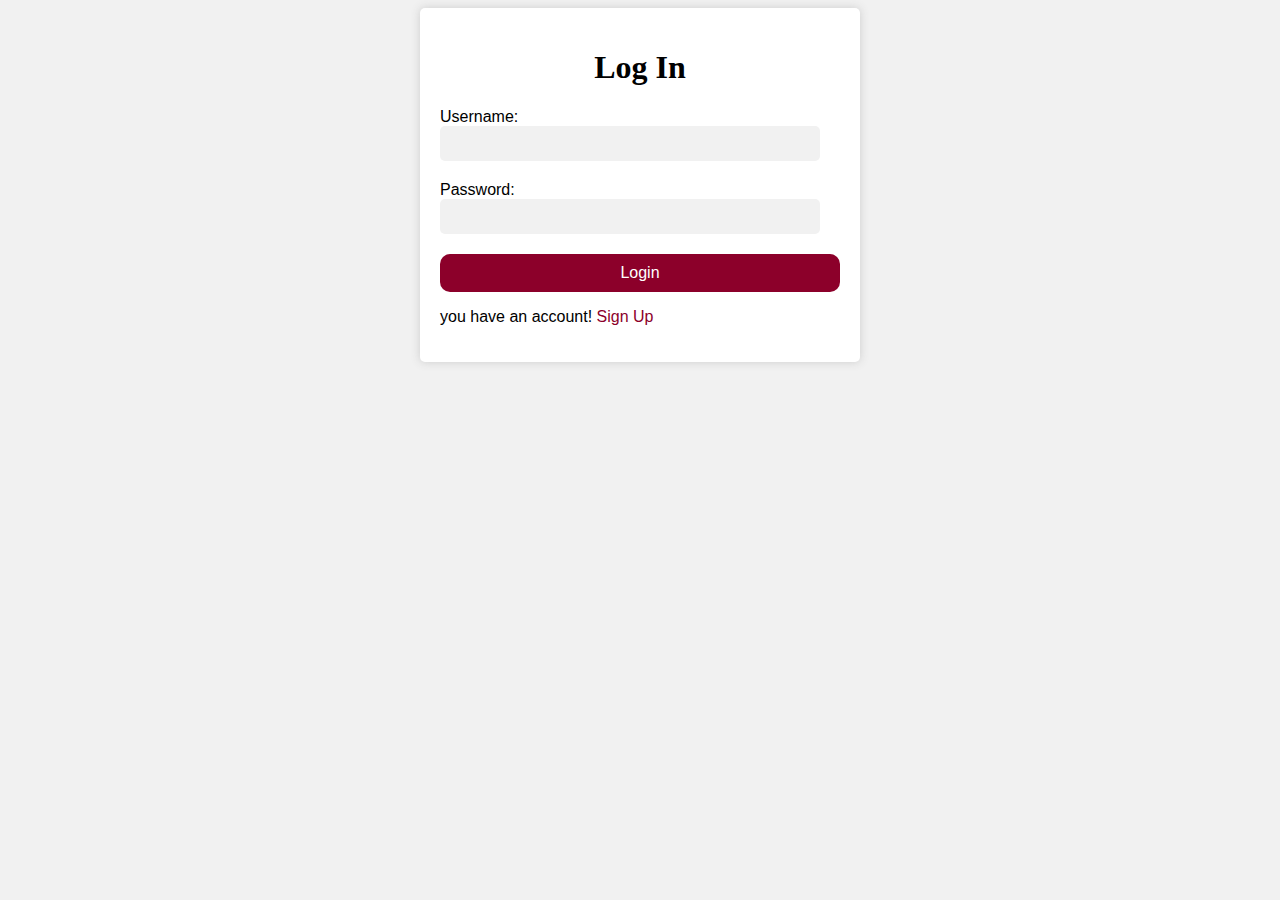
<file: index.html>
<!DOCTYPE html>
<html lang="en">
<head>
    <meta charset="UTF-8">
    <meta name="viewport" content="width=device-width, initial-scale=1.0">
    <title>smart login</title>
    <link href="https://cdn.jsdelivr.net/npm/bootstrap@5.3.0-alpha1/dist/css/bootstrap.min.css" rel="stylesheet" integrity="sha384-GLhlTQ8iRABdZLl6O3oVMWSktQOp6b7In1Zl3/Jr59b6EGGoI1aFkw7cmDA6j6gD" crossorigin="anonymous">
    <style>
        body {
            font-family: Arial, sans-serif;
            background-color: #f1f1f1;
        }

        .container {
            max-width: 400px;
            margin: 0 auto;
            background-color: #fff;
            border-radius: 5px;
            padding: 20px;
            box-shadow: 0px 0px 10px #ccc;
        }

        input[type=text], input[type=password] {
            display: block;
            width: 90%;
            padding: 10px;
            margin-bottom: 20px;
            border-radius: 5px;
            border: none;
            background-color: #f1f1f1;
        }

        a[type=submit] {
            background-color: #8C002A;
            color: #fff;
            padding: 10px 20px;
            border: none;
            display: block;
            text-align: center;
            border-radius: 10px;
            cursor: pointer;
        }

        a[type=submit]:hover {
            background-color: #333;
        }

        h1 {
            font-family:Georgia, 'Times New Roman', Times, serif;
            text-align: center;
        }

        .error {
            color: red;
            font-size: 14px;
            margin-bottom: 20px;
        }
        a{
            color: #ffffff;
            text-decoration: none;
        }
        
        a{
            color: #8C002A;
            
        }
    </style>
</head>

</head>
<body>

        <div class="container">
            <h1>Log In</h1>
            <div id="error-message"></div>
            <form id="login-form" action="#">
                <label for="username">Username:</label>
                <input type="text" id="username" name="username" required>
    
                <label for="password">Password:</label>
                <input type="password" id="password" name="password" required>
                    <a href="home.html" class="inline-btn" type="submit"  onclick="CheckInput()" class="form-control my-md-3 btn">  Login</a>
                <p class="" id="Login">you have an account! <a href="signup.html" class="text-decoration-none line" id="Signin">Sign Up</a></p>

            </form>
        </div>
    
        <script>
            // Get the form and error message elements
            const loginForm = document.getElementById('login-form');
            const errorMessage = document.getElementById('error-message');
    
            // Add an event listener for the form submission
            loginForm.addEventListener('submit', (e) => {
                e.preventDefault(); // Prevent the form from submitting
    
                // Get the form values
                const username = document.getElementById('username').value;
                const password = document.getElementById('password').value;
    
                // Check if the username and password are correct
                if (username === 'myusername' && password === 'mypassword') {
                    // Redirect to the dashboard page
                    window.location.href = 'dashboard.html';
                } else {
                    // Display an error message
                    errorMessage.innerHTML = 'Incorrect username or password.';
                }
            });
        </script>

    <script src="https://cdn.jsdelivr.net/npm/bootstrap@5.3.0-alpha1/dist/js/bootstrap.bundle.min.js" integrity="sha384-w76AqPfDkMBDXo30jS1Sgez6pr3x5MlQ1ZAGC+nuZB+EYdgRZgiwxhTBTkF7CXvN" crossorigin="anonymous"></script>
</body>
</html>
</file>
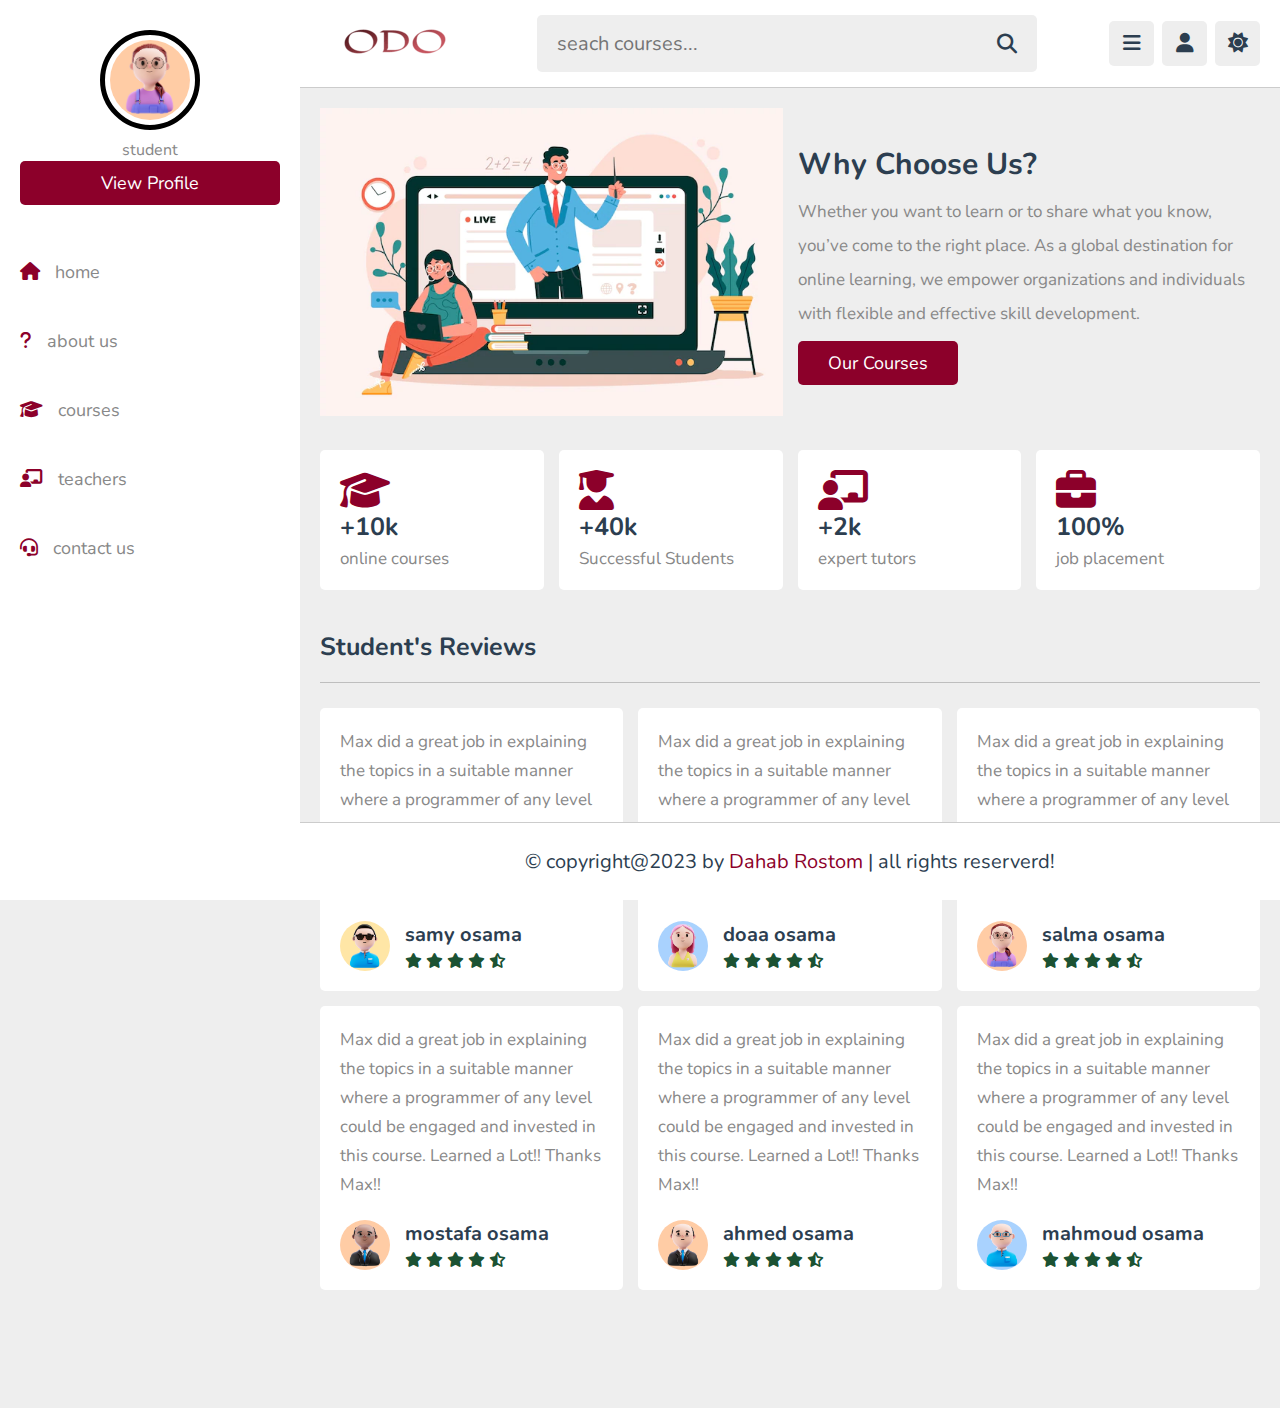
<file: about.html>
<!DOCTYPE html>
<html lang="en">
<head>
    <meta charset="UTF-8">
    <meta http-equiv="X-UA-Compatible" content="IE=edge">
    <meta name="viewport" content="width=device-width, initial-scale=1.0">
    <title>about</title>
    <link rel="stylesheet" href="https://cdnjs.cloudflare.com/ajax/libs/font-awesome/6.4.0/css/all.min.css">
    <link rel="stylesheet" href="css/style.css">
    <link rel="stylesheet" href="css/media.css">
</head>
<body>
    <!-- header section -->
    <header class="header">
        <section class="flex">
         <a href="#"><img src="images/cover (2).png" class="logo"></a>

            <form action="" method="post" class="search-form">
                <input type="text"  name="search_box" placeholder="seach courses..." required maxlength="100">
                <button type="submit" class="fas fa-search" name="search_box"></button>
            </form>

            <div class="icons">
                <div id="menu-btn" class="fas fa-bars"></div>
                <div id="search-btn" class="fas fa-search"></div>
                <div id="user-btn" class="fas fa-user"></div>
                <div id="toggle-btn" class="fas fa-sun"></div>
            </div>

            <div class="profile">
                <img src="images/7294793.jpg" alt="">
                <h3></h3>
                <span>student</span>
                <a href="profile.html" class="btn">view profile</a>
                <div class="flex-btn">
                    <a href="index.html" class="option-btn">Login</a>
                    <a href="register.html" class="option-btn">register</a>
                </div>
            </div>

        </section>
    </header>
    <!-- \\\\\\\\\\\\ -->
    <!-- side bar -->
    <div class="side-bar">

        <div class="close-side-bar" id="close-btn">
            <i class="fas fa-times"></i>        
        </div>

        <div class="profile">
            <img src="images/7294793.jpg" alt="">
            <h3></h3>
            <span>student</span>
            <a href="profile.html" class="btn">view profile</a>
        </div>

        <nav class="navbar">
            <a href="home.html"><i class="fas fa-home"></i><span>home</span></a>
            <a href="about.html"><i class="fas fa-question"></i><span>about us</span></a>
            <a href="courses.html"><i class="fas fa-graduation-cap"></i><span>courses</span></a>
            <a href="teachers.html"><i class="fas fa-chalkboard-user"></i><span>teachers</span></a>
            <a href="contact.html"><i class="fas fa-headset"></i><span>contact us</span></a>
        </nav>
    </div>


    <!-- //////////////////////// -->
    <!-- about -->

    <section class="about">

        <div class="row">
     
           <div class="image">
              <img src="images/online-courses-tutorials_52683-37860.webp" alt="">
           </div>
     
           <div class="content">
              <h3>why choose us?</h3>
              <p>Whether you want to learn or to share what you know, you’ve come to the right place. As a global destination for online learning, we empower organizations and individuals with flexible and effective skill development.</p>
              <a href="courses.html" class="inline-btn">our courses</a>
           </div>
     
        </div>
     
        <div class="box-container">
     
           <div class="box">
              <i class="fas fa-graduation-cap"></i>
              <div>
                 <h3>+10k</h3>
                 <p>online courses</p>
              </div>
           </div>
     
           <div class="box">
              <i class="fas fa-user-graduate"></i>
              <div>
                 <h3>+40k</h3>
                 <p>Successful Students</p>
              </div>
           </div>
     
           <div class="box">
              <i class="fas fa-chalkboard-user"></i>
              <div>
                 <h3>+2k</h3>
                 <p>expert tutors</p>
              </div>
           </div>
     
           <div class="box">
              <i class="fas fa-briefcase"></i>
              <div>
                 <h3>100%</h3>
                 <p>job placement</p>
              </div>
           </div>
     
        </div>
     
     </section> 
     
     <!-- reviews -->
     <section class="reviews">
     
        <h1 class="heading">student's reviews</h1>
     
        <div class="box-container">
     
           <div class="box">
              <p>Max did a great job in explaining the topics in a suitable manner where a programmer of any level could be engaged and invested in this course.

               Learned a Lot!! Thanks Max!!</p>
              <div class="student">
                 <img src="images/7309681.jpg" alt="">
                 <div>
                    <h3>samy osama</h3>
                    <div class="stars">
                       <i class="fas fa-star"></i>
                       <i class="fas fa-star"></i>
                       <i class="fas fa-star"></i>
                       <i class="fas fa-star"></i>
                       <i class="fas fa-star-half-alt"></i>
                    </div>
                 </div>
              </div>
           </div>
     
           <div class="box">
              <p>Max did a great job in explaining the topics in a suitable manner where a programmer of any level could be engaged and invested in this course.

               Learned a Lot!! Thanks Max!!</p>
              <div class="student">
                 <img src="images/7294794.jpg" alt="">
                 <div>
                    <h3>doaa osama</h3>
                    <div class="stars">
                       <i class="fas fa-star"></i>
                       <i class="fas fa-star"></i>
                       <i class="fas fa-star"></i>
                       <i class="fas fa-star"></i>
                       <i class="fas fa-star-half-alt"></i>
                    </div>
                 </div>
              </div>
           </div>
     
           <div class="box">
              <p>Max did a great job in explaining the topics in a suitable manner where a programmer of any level could be engaged and invested in this course.

               Learned a Lot!! Thanks Max!!</p>
              <div class="student">
                 <img src="images/7294793.jpg" alt="">
                 <div>
                    <h3>salma osama</h3>
                    <div class="stars">
                       <i class="fas fa-star"></i>
                       <i class="fas fa-star"></i>
                       <i class="fas fa-star"></i>
                       <i class="fas fa-star"></i>
                       <i class="fas fa-star-half-alt"></i>
                    </div>
                 </div>
              </div>
           </div>
     
           <div class="box">
              <p>Max did a great job in explaining the topics in a suitable manner where a programmer of any level could be engaged and invested in this course.

               Learned a Lot!! Thanks Max!!</p>
              <div class="student">
                 <img src="images/7309685.jpg" alt="">
                 <div>
                    <h3>mostafa osama</h3>
                    <div class="stars">
                       <i class="fas fa-star"></i>
                       <i class="fas fa-star"></i>
                       <i class="fas fa-star"></i>
                       <i class="fas fa-star"></i>
                       <i class="fas fa-star-half-alt"></i>
                    </div>
                 </div>
              </div>
           </div>
     
           <div class="box">
              <p>Max did a great job in explaining the topics in a suitable manner where a programmer of any level could be engaged and invested in this course.

               Learned a Lot!! Thanks Max!!</p>
              <div class="student">
                 <img src="images/7309683.jpg" alt="">
                 <div>
                    <h3>ahmed osama</h3>
                    <div class="stars">
                       <i class="fas fa-star"></i>
                       <i class="fas fa-star"></i>
                       <i class="fas fa-star"></i>
                       <i class="fas fa-star"></i>
                       <i class="fas fa-star-half-alt"></i>
                    </div>
                 </div>
              </div>
           </div>
     
           <div class="box">
              <p>Max did a great job in explaining the topics in a suitable manner where a programmer of any level could be engaged and invested in this course.

               Learned a Lot!! Thanks Max!!</p>
              <div class="student">
                 <img src="images/7309678.jpg" alt="">
                 <div>
                    <h3>mahmoud osama</h3>
                    <div class="stars">
                       <i class="fas fa-star"></i>
                       <i class="fas fa-star"></i>
                       <i class="fas fa-star"></i>
                       <i class="fas fa-star"></i>
                       <i class="fas fa-star-half-alt"></i>
                    </div>
                 </div>
              </div>
           </div>
     
        </div>
     
     </section>




    <!-- ///////////////// -->
    <!-- footer -->

    <footer class="footer">
      &copy; copyright@2023 by <span>Dahab Rostom</span> | all rights reserverd!
   </footer>



    <script src="js/script.js"></script>
</body>
</html>
</file>
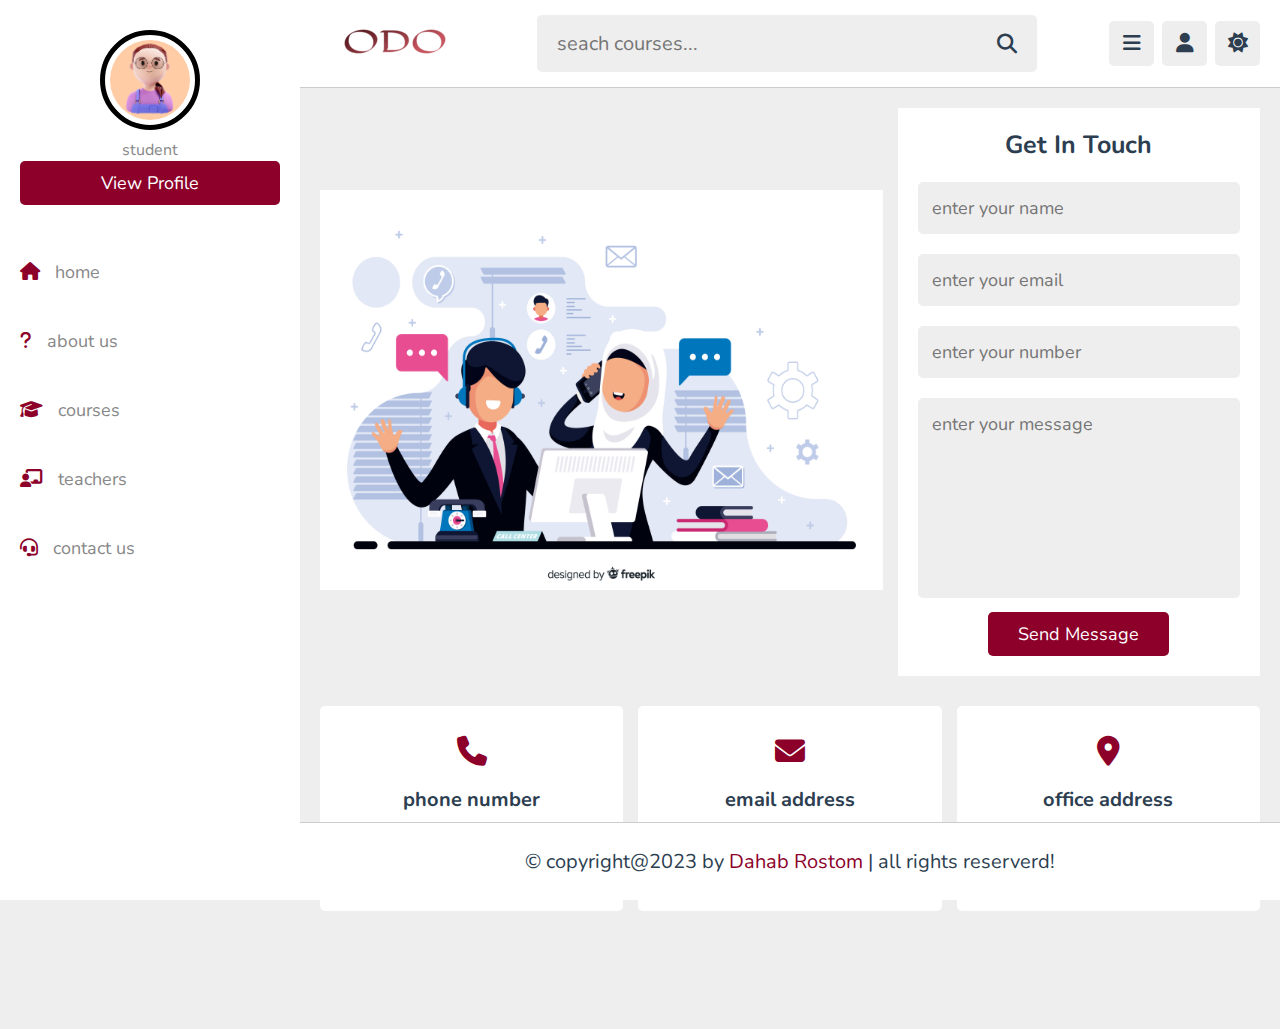
<file: contact.html>
<!DOCTYPE html>
<html lang="en">
<head>
    <meta charset="UTF-8">
    <meta http-equiv="X-UA-Compatible" content="IE=edge">
    <meta name="viewport" content="width=device-width, initial-scale=1.0">
    <title>contact</title>
    <link rel="stylesheet" href="https://cdnjs.cloudflare.com/ajax/libs/font-awesome/6.4.0/css/all.min.css">
    <link rel="stylesheet" href="css/style.css">
    <link rel="stylesheet" href="css/media.css">
</head>
<body>
    <!-- header section -->
    <header class="header">
        <section class="flex">
            <a href="#"><img src="images/cover (2).png" class="logo"></a>

            <form action="" method="post" class="search-form">
                <input type="text"  name="search_box" placeholder="seach courses..." required maxlength="100">
                <button type="submit" class="fas fa-search" name="search_box"></button>
            </form>

            <div class="icons">
                <div id="menu-btn" class="fas fa-bars"></div>
                <div id="search-btn" class="fas fa-search"></div>
                <div id="user-btn" class="fas fa-user"></div>
                <div id="toggle-btn" class="fas fa-sun"></div>
            </div>

            <div class="profile">
                <img src="images/7294793.jpg" alt="">
                <h3></h3>
                <span>student</span>
                <a href="profile.html" class="btn">view profile</a>
                <div class="flex-btn">
                    <a href="index.html" class="option-btn">Login</a>
                    <a href="register.html" class="option-btn">register</a>
                </div>
            </div>

        </section>
    </header>
    <!-- \\\\\\\\\\\\ -->
    <!-- side bar -->
    <div class="side-bar">

        <div class="close-side-bar" id="close-btn">
            <i class="fas fa-times"></i>        
        </div>

        <div class="profile">
            <img src="images/7294793.jpg" alt="">
            <h3></h3>
            <span>student</span>
            <a href="profile.html" class="btn">view profile</a>
        </div>

        <nav class="navbar">
            <a href="home.html"><i class="fas fa-home"></i><span>home</span></a>
            <a href="about.html"><i class="fas fa-question"></i><span>about us</span></a>
            <a href="courses.html"><i class="fas fa-graduation-cap"></i><span>courses</span></a>
            <a href="teachers.html"><i class="fas fa-chalkboard-user"></i><span>teachers</span></a>
            <a href="contact.html"><i class="fas fa-headset"></i><span>contact us</span></a>
        </nav>
    </div>
    <!-- ///////////////// -->
    <!-- contact  -->

    <section class="contact">

        <div class="row">
     
           <div class="image">
              <img src="images/2650088.jpg" alt="">
           </div>
     
           <form action="" method="post">
              <h3>get in touch</h3>
              <input type="text" placeholder="enter your name" name="name" required maxlength="50" class="box">
              <input type="email" placeholder="enter your email" name="email" required maxlength="50" class="box">
              <input type="tel" placeholder="enter your number" name="number" required maxlength="50" class="box">
              <textarea name="msg" class="box" placeholder="enter your message" required maxlength="1000" cols="30" rows="10"></textarea>
              <input type="submit" value="send message" class="inline-btn" name="submit">
           </form>
     
        </div>
     
        <div class="box-container">
     
           <div class="box">
              <i class="fas fa-phone"></i>
              <h3>phone number</h3>
              <a href="tel:1234567890">19999</a>
              <a href="tel:1112223333">19998</a>
           </div>
           
           <div class="box">
              <i class="fas fa-envelope"></i>
              <h3>email address</h3>
              <a href="mailto:dahabrostom3@gmail.com">dahabrostom3@gmail.come</a>
              <a href="mailto:dahabrostom3@gmail.com">dahabrostom3@gmail.come</a>
           </div>
     
           <div class="box">
              <i class="fas fa-map-marker-alt"></i>
              <h3>office address</h3>
              <a href="#">Giza, Egypt</a>
           </div>
     
        </div>
     
     </section>



    <!-- footer -->

    <footer class="footer">
        &copy; copyright@2023 by <span>Dahab Rostom</span> | all rights reserverd!
    </footer>



    <script src="js/script.js"></script>
</body>
</html>
</file>
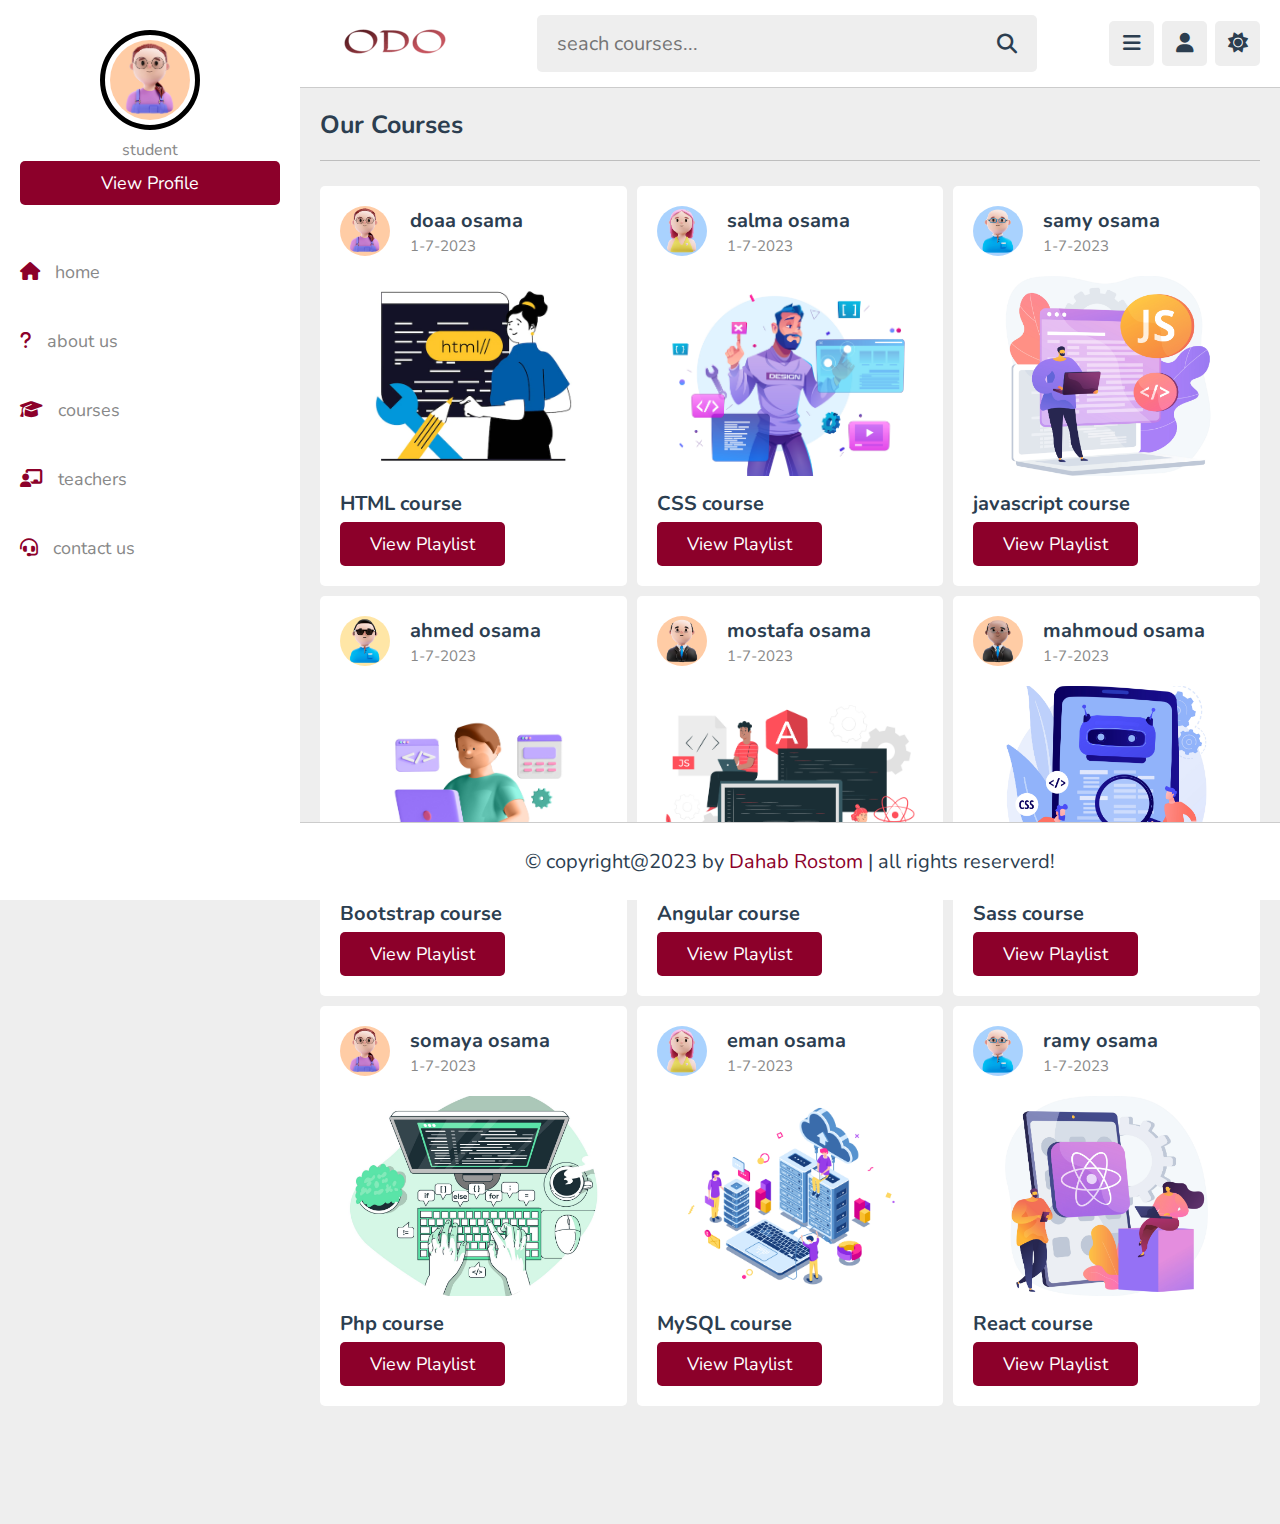
<file: courses.html>
<!DOCTYPE html>
<html lang="en">
<head>
    <meta charset="UTF-8">
    <meta http-equiv="X-UA-Compatible" content="IE=edge">
    <meta name="viewport" content="width=device-width, initial-scale=1.0">
    <title>courses</title>
    <link rel="stylesheet" href="https://cdnjs.cloudflare.com/ajax/libs/font-awesome/6.4.0/css/all.min.css">
    <link rel="stylesheet" href="css/style.css">
    <link rel="stylesheet" href="css/media.css">
</head>
<body>
    <!-- header section -->
    <header class="header">
        <section class="flex">
            <a href="#"><img src="images/cover (2).png" class="logo"></a>

            <form action="" method="post" class="search-form">
                <input type="text"  name="search_box" placeholder="seach courses..." required maxlength="100">
                <button type="submit" class="fas fa-search" name="search_box"></button>
            </form>

            <div class="icons">
                <div id="menu-btn" class="fas fa-bars"></div>
                <div id="search-btn" class="fas fa-search"></div>
                <div id="user-btn" class="fas fa-user"></div>
                <div id="toggle-btn" class="fas fa-sun"></div>
            </div>

            <div class="profile">
                <img src="images/7294793.jpg" alt="">
                <h3></h3>
                <span>student</span>
                <a href="profile.html" class="btn">view profile</a>
                <div class="flex-btn">
                    <a href="index.html" class="option-btn">Login</a>
                    <a href="register.html" class="option-btn">register</a>
                </div>
            </div>

        </section>
    </header>
    <!-- \\\\\\\\\\\\ -->
    <!-- side bar -->
    <div class="side-bar">

        <div class="close-side-bar" id="close-btn">
            <i class="fas fa-times"></i>        
        </div>

        <div class="profile">
            <img src="images/7294793.jpg" alt="">
            <h3></h3>
            <span>student</span>
            <a href="profile.html" class="btn">view profile</a>
        </div>

        <nav class="navbar">
            <a href="home.html"><i class="fas fa-home"></i><span>home</span></a>
            <a href="about.html"><i class="fas fa-question"></i><span>about us</span></a>
            <a href="courses.html"><i class="fas fa-graduation-cap"></i><span>courses</span></a>
            <a href="teachers.html"><i class="fas fa-chalkboard-user"></i><span>teachers</span></a>
            <a href="contact.html"><i class="fas fa-headset"></i><span>contact us</span></a>
        </nav>
    </div>
    <!-- ///////////////////////////////////// -->
    <section class="courses">
        <h1 class="heading">our courses</h1>
        <div class="box-contanier">
            <div class="box">
                <div class="tutor">
                    <img src="images/7294793.jpg" alt="">
                    <div>
                        <h3>doaa osama</h3>
                        <span>1-7-2023</span>
                    </div>
                </div>
                <img src="images/web-development-concept-with-character-situation-woman-creates-layout-interface-doing-html-code-building-sites-making-project-vector-illustration-with-people-scene-flat-design-web_9209-114.webp" class="thumb" alt="">
                <h3 class="title">HTML course</h3>
                <a href="watch-video.html" class="inline-btn">view playlist</a>
            </div>

            <div class="box">
                <div class="tutor">
                    <img src="images/7294794.jpg" alt="">
                    <div>
                        <h3>salma osama</h3>
                        <span>1-7-2023</span>
                    </div>
                </div>
                <img src="images/19362653.jpg" class="thumb" alt="">
                <h3 class="title">CSS course</h3>
                <a href="watch-video.html" class="inline-btn">view playlist</a>
            </div>

            <div class="box">
                <div class="tutor">
                    <img src="images/7309678.jpg" alt="">
                    <div>
                        <h3>samy osama</h3>
                        <span>1-7-2023</span>
                    </div>
                </div>
                <img src="images/Wavy_Tech-09_Single-08.jpg" class="thumb" alt="">
                <h3 class="title">javascript course</h3>
                <a href="watch-video.html" class="inline-btn">view playlist</a>
            </div>

            <div class="box">
                <div class="tutor">
                    <img src="images/7309681.jpg" alt="">
                    <div>
                        <h3>ahmed osama</h3>
                        <span>1-7-2023</span>
                    </div>
                </div>
                <img src="images/developer_male.jpg" class="thumb" alt="">
                <h3 class="title">Bootstrap course</h3>
                <a href="watch-video.html" class="inline-btn">view playlist</a>
            </div>

            <div class="box">
                <div class="tutor">
                    <img src="images/7309683.jpg" alt="">
                    <div>
                        <h3>mostafa osama</h3>
                        <span>1-7-2023</span>
                    </div>
                </div>
                <img src="images/3099563.jpg" class="thumb" alt="">
                <h3 class="title">Angular course</h3>
                <a href="watch-video.html" class="inline-btn">view playlist</a>
            </div>

            <div class="box">
                <div class="tutor">
                    <img src="images/7309685.jpg" alt="">
                    <div>
                        <h3>mahmoud osama</h3>
                        <span>1-7-2023</span>
                    </div>
                </div>
                <img src="images/20945199.jpg" class="thumb" alt="">
                <h3 class="title">Sass course</h3>
                <a href="watch-video.html" class="inline-btn">view playlist</a>
            </div>

            <div class="box">
                <div class="tutor">
                    <img src="images/7294793.jpg" alt="">
                    <div>
                        <h3>somaya osama</h3>
                        <span>1-7-2023</span>
                    </div>
                </div>
                <img src="images/4401280.jpg" class="thumb" alt="">
                <h3 class="title">Php course</h3>
                <a href="watch-video.html" class="inline-btn">view playlist</a>
            </div>


            <div class="box">
                <div class="tutor">
                    <img src="images/7294794.jpg" alt="">
                    <div>
                        <h3>eman osama</h3>
                        <span>1-7-2023</span>
                    </div>
                </div>
                <img src="images/1032.jpg" class="thumb" alt="">
                <h3 class="title">MySQL course</h3>
                <a href="watch-video.html" class="inline-btn">view playlist</a>
            </div>


            <div class="box">
                <div class="tutor">
                    <img src="images/7309678.jpg" alt="">
                    <div>
                        <h3>ramy osama</h3>
                        <span>1-7-2023</span>
                    </div>
                </div>
                <img src="images/Wavy_Bus-43_Single-12.jpg" class="thumb" alt="">
                <h3 class="title">React course</h3>
                <a href="watch-video.html" class="inline-btn">view playlist</a>
            </div>

        </div>
    </section>

    
    
    <!-- footer -->

    <footer class="footer">
        &copy; copyright@2023 by <span>Dahab Rostom</span> | all rights reserverd!
    </footer>



    <script src="js/script.js"></script>
</body>
</html>
</file>
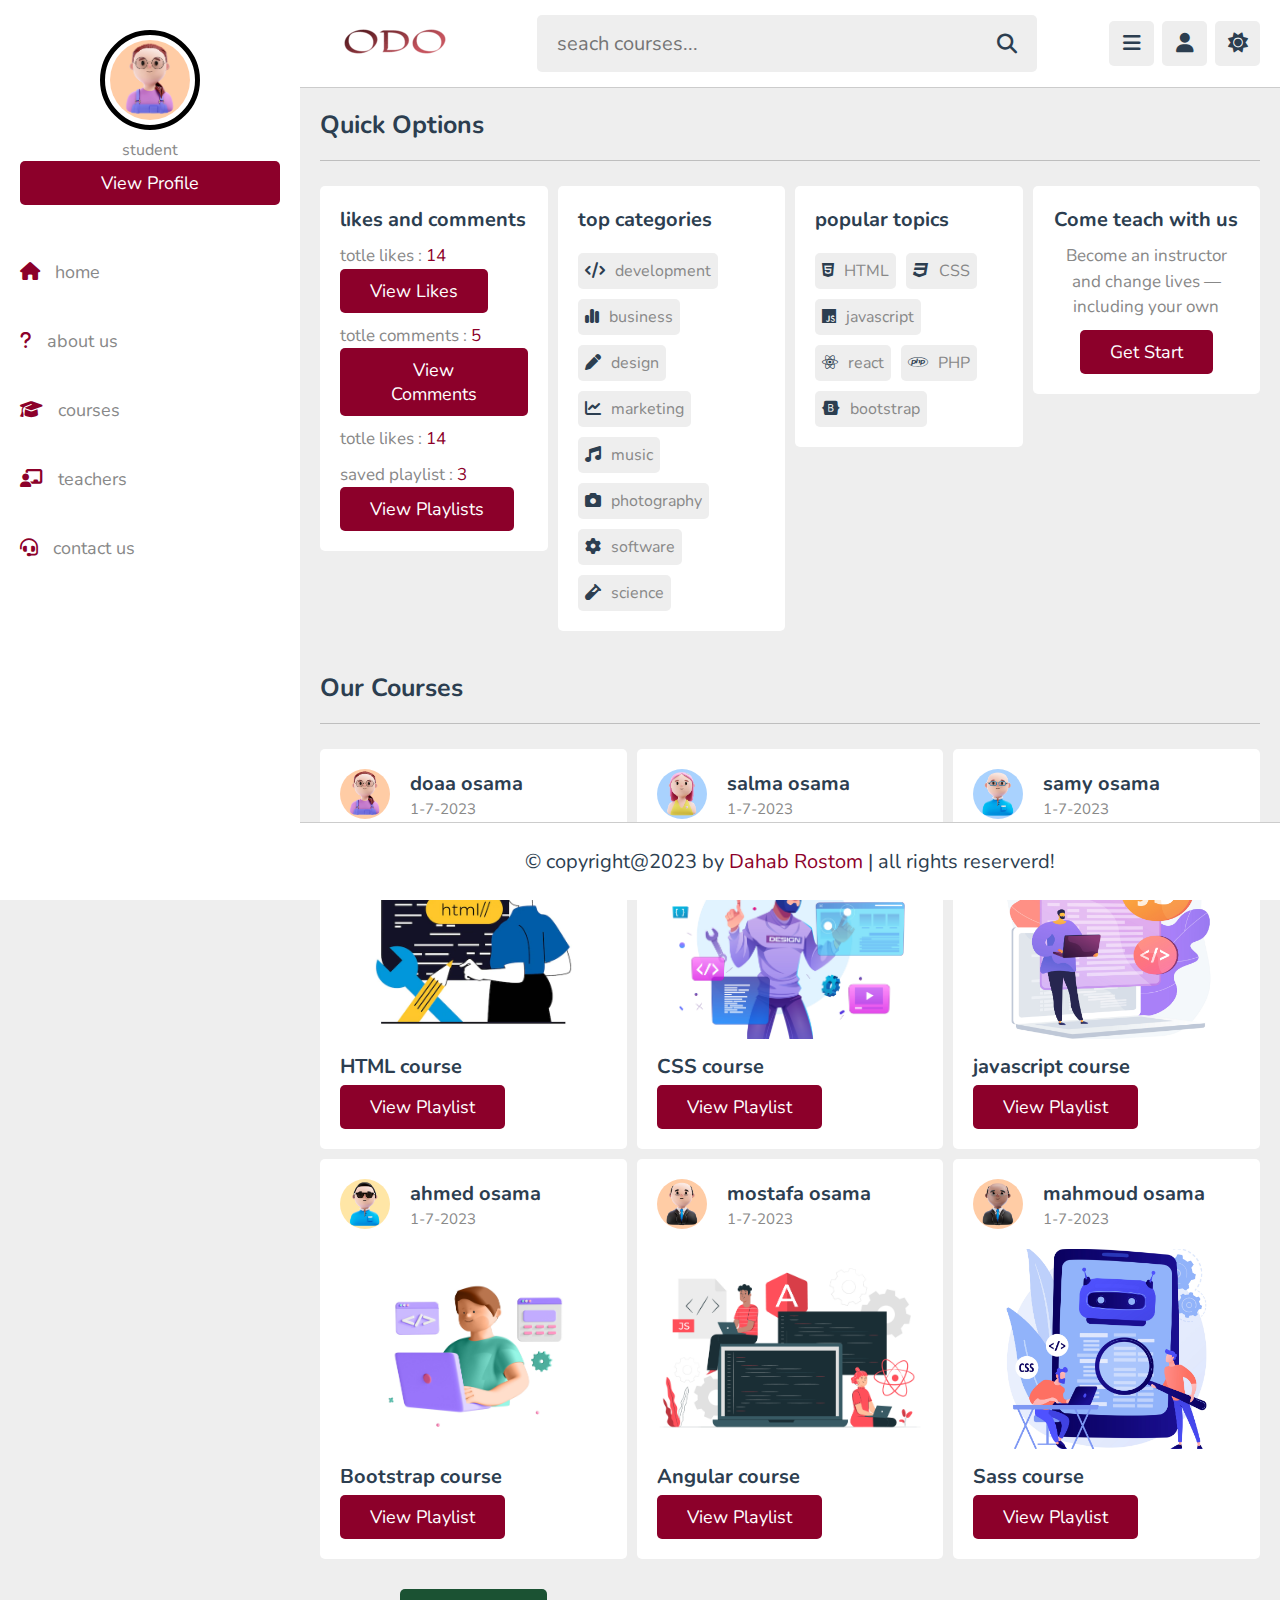
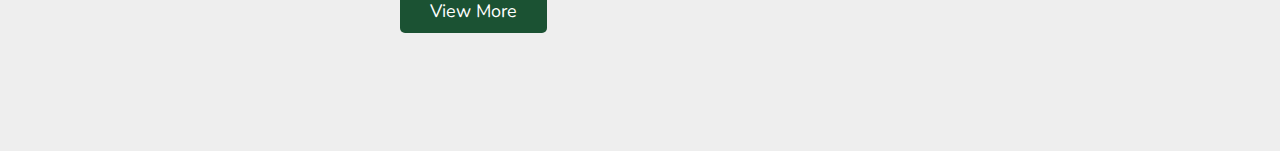
<file: home.html>
<!DOCTYPE html>
<html lang="en">
<head>
    <meta charset="UTF-8">
    <meta http-equiv="X-UA-Compatible" content="IE=edge">
    <meta name="viewport" content="width=device-width, initial-scale=1.0">
    <title>Home</title>
    <link rel="stylesheet" href="https://cdnjs.cloudflare.com/ajax/libs/font-awesome/6.4.0/css/all.min.css">
    <link rel="stylesheet" href="css/style.css">
    <link rel="stylesheet" href="css/media.css">
</head>
<body>
    <!-- header section -->
    <header class="header">
        <section class="flex">
            <a href="#"><img src="images/cover (2).png" class="logo"></a>

            <form action="" method="post" class="search-form">
                <input type="text"  name="search_box" placeholder="seach courses..." required maxlength="100">
                <button type="submit" class="fas fa-search" name="search_box"></button>
            </form>

            <div class="icons">
                <div id="menu-btn" class="fas fa-bars"></div>
                <div id="search-btn" class="fas fa-search"></div>
                <div id="user-btn" class="fas fa-user"></div>
                <div id="toggle-btn" class="fas fa-sun"></div>
            </div>

            <div class="profile">
                <img src="images/7294793.jpg">
                <h3></h3>
                <span>student</span>
                <a href="profile.html" class="btn">view profile</a>
                <div class="flex-btn">
                    <a href="index.html" class="option-btn">Login</a>
                    <a href="signup.html" class="option-btn">register</a>
                </div>
            </div>

        </section>
    </header>
    <!-- \\\\\\\\\\\\ -->
    <!-- side bar -->
    <div class="side-bar">

        <div class="close-side-bar" id="close-btn">
            <i class="fas fa-times"></i>        
        </div>

        <div class="profile">
            <img src="images/7294793.jpg" alt="">
            <h3></h3>
            <span>student</span>
            <a href="profile.html" class="btn">view profile</a>
        </div>

        <nav class="navbar">
            <a href="home.html"><i class="fas fa-home"></i><span>home</span></a>
            <a href="about.html"><i class="fas fa-question"></i><span>about us</span></a>
            <a href="courses.html"><i class="fas fa-graduation-cap"></i><span>courses</span></a>
            <a href="teachers.html"><i class="fas fa-chalkboard-user"></i><span>teachers</span></a>
            <a href="contact.html"><i class="fas fa-headset"></i><span>contact us</span></a>
        </nav>
    </div>



    <!-- quick select -->

    <section class="quick-select">
        <h1 class="heading">quick options</h1>
        <div class="box-contanier">
            <div class="box">
                <h3 class="title">likes and comments</h3>
                <p>totle likes : <span>14</span></p>
                <a href="#" class="inline-btn">view likes</a>
                <p>totle comments : <span>5</span></p>
                <a href="#" class="inline-btn">view comments</a><p>totle likes : <span>14</span></p>
                <p>saved playlist : <span>3</span></p>
                <a href="#" class="inline-btn">view playlists</a>
            </div>

            <div class="box">
                <h3 class="title">top categories</h3>
                <div class="flex">
                    <a href="#"><i class="fas fa-code"></i><span>development</span></a>
            <a href="#"><i class="fas fa-chart-simple"></i><span>business</span></a>
            <a href="#"><i class="fas fa-pen"></i><span>design</span></a>
            <a href="#"><i class="fas fa-chart-line"></i><span>marketing</span></a>
            <a href="#"><i class="fas fa-music"></i><span>music</span></a>
            <a href="#"><i class="fas fa-camera"></i><span>photography</span></a>
            <a href="#"><i class="fas fa-cog"></i><span>software</span></a>
            <a href="#"><i class="fas fa-vial"></i><span>science</span></a>
                </div>
            </div>

            <div class="box">
                <h3 class="title">popular topics</h3>
                <div class="flex">
                   <a href="#"><i class="fab fa-html5"></i><span>HTML</span></a>
                   <a href="#"><i class="fab fa-css3"></i><span>CSS</span></a>
                   <a href="#"><i class="fab fa-js"></i><span>javascript</span></a>
                   <a href="#"><i class="fab fa-react"></i><span>react</span></a>
                   <a href="#"><i class="fab fa-php"></i><span>PHP</span></a>
                   <a href="#"><i class="fab fa-bootstrap"></i><span>bootstrap</span></a>
                </div>
             </div>

            <div class="box tutor">
                <h3 class="title">Come teach with us</h3>
                <p>Become an instructor and change lives — including your own</p>                
                <a href="signup.html" class="inline-btn">get start</a>
            </div>

        </div>
    </section>
<!-- \\\\\\\\\\\\\\\\\\\\\\\\\\\\\ -->
    <!-- courses section -->
    <section class="courses">
        <h1 class="heading">our courses</h1>
        <div class="box-contanier">
            <div class="box">
                <div class="tutor">
                    <img src="images/7294793.jpg" alt="">
                    <div>
                        <h3>doaa osama</h3>
                        <span>1-7-2023</span>
                    </div>
                </div>
                <img src="images/web-development-concept-with-character-situation-woman-creates-layout-interface-doing-html-code-building-sites-making-project-vector-illustration-with-people-scene-flat-design-web_9209-114.webp" class="thumb" alt="">
                <h3 class="title">HTML course</h3>
                <a href="watch-video.html" class="inline-btn">view playlist</a>
            </div>

            <div class="box">
                <div class="tutor">
                    <img src="images/7294794.jpg" alt="">
                    <div>
                        <h3>salma osama</h3>
                        <span>1-7-2023</span>
                    </div>
                </div>
                <img src="images/19362653.jpg" class="thumb" alt="">
                <h3 class="title">CSS course</h3>
                <a href="watch-video.html" class="inline-btn">view playlist</a>
            </div>

            <div class="box">
                <div class="tutor">
                    <img src="images/7309678.jpg" alt="">
                    <div>
                        <h3>samy osama</h3>
                        <span>1-7-2023</span>
                    </div>
                </div>
                <img src="images/Wavy_Tech-09_Single-08.jpg" class="thumb" alt="">
                <h3 class="title">javascript course</h3>
                <a href="watch-video.html" class="inline-btn">view playlist</a>
            </div>

            <div class="box">
                <div class="tutor">
                    <img src="images/7309681.jpg" alt="">
                    <div>
                        <h3>ahmed osama</h3>
                        <span>1-7-2023</span>
                    </div>
                </div>
                <img src="images/developer_male.jpg" class="thumb" alt="">
                <h3 class="title">Bootstrap course</h3>
                <a href="watch-video.html" class="inline-btn">view playlist</a>
            </div>

            <div class="box">
                <div class="tutor">
                    <img src="images/7309683.jpg" alt="">
                    <div>
                        <h3>mostafa osama</h3>
                        <span>1-7-2023</span>
                    </div>
                </div>
                <img src="images/3099563.jpg" class="thumb" alt="">
                <h3 class="title">Angular course</h3>
                <a href="watch-video.html" class="inline-btn">view playlist</a>
            </div>

            <div class="box">
                <div class="tutor">
                    <img src="images/7309685.jpg" alt="">
                    <div>
                        <h3>mahmoud osama</h3>
                        <span>1-7-2023</span>
                    </div>
                </div>
                <img src="images/20945199.jpg" class="thumb" alt="">
                <h3 class="title">Sass course</h3>
                <a href="watch-video.html" class="inline-btn">view playlist</a>
            </div>

            <div class="more-btn">
                <a href="courses.html" class="inline-option-btn">view more</a>
            </div>


        </div>
    </section>



    <!-- footer -->

    <footer class="footer">
        &copy; copyright@2023 by <span>Dahab Rostom</span> | all rights reserverd!
    </footer>



    <script src="js/script.js"></script>

</body>
</html>
</file>
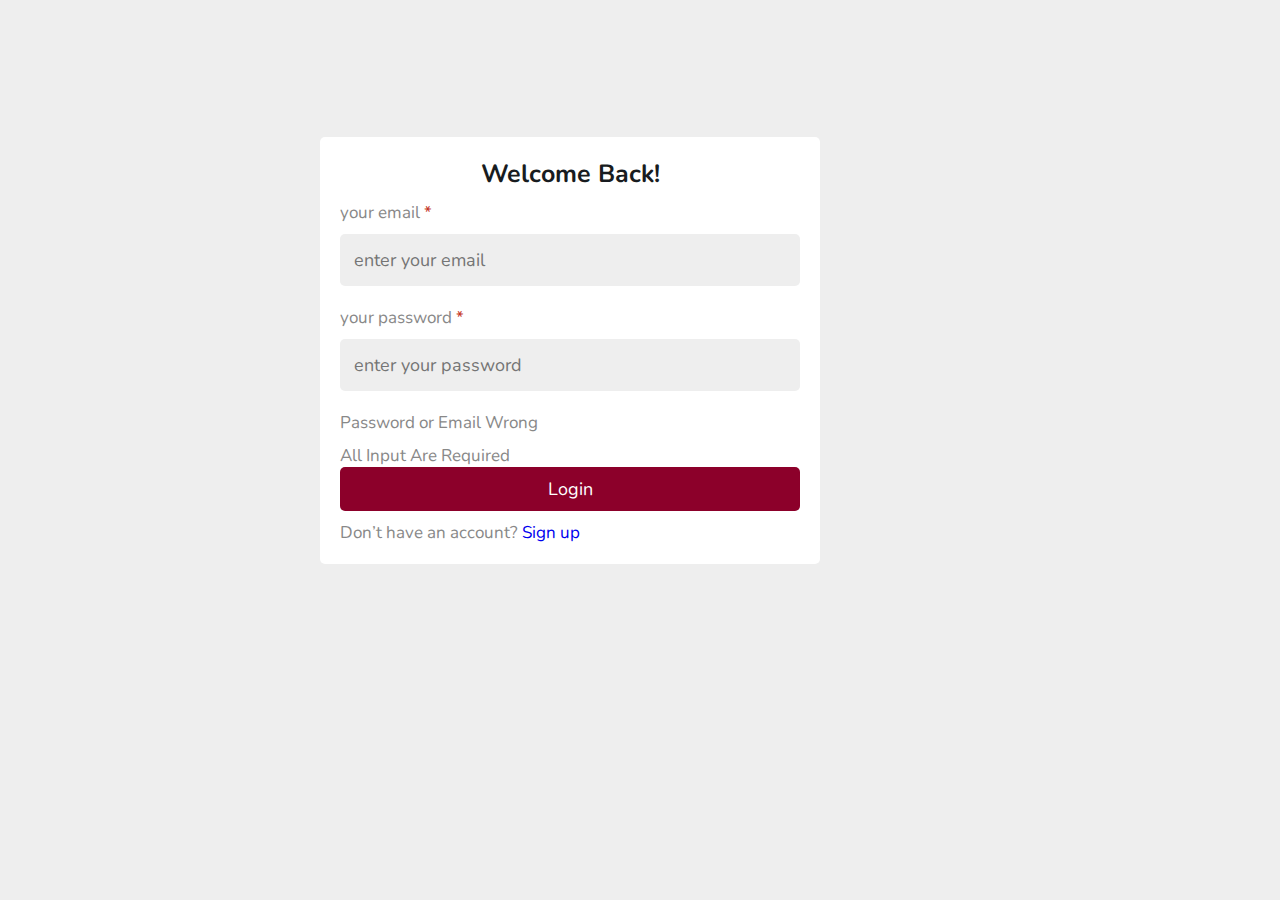
<file: playlist.html>
<!DOCTYPE html>
<html lang="en">
<head>
    <meta charset="UTF-8">
    <meta http-equiv="X-UA-Compatible" content="IE=edge">
    <meta name="viewport" content="width=device-width, initial-scale=1.0">
    <title>smart login</title>
    <link href="https://cdn.jsdelivr.net/npm/bootstrap@5.3.0-alpha1/dist/css/bootstrap.min.css" rel="stylesheet" integrity="sha384-GLhlTQ8iRABdZLl6O3oVMWSktQOp6b7In1Zl3/Jr59b6EGGoI1aFkw7cmDA6j6gD" crossorigin="anonymous">
    <link rel="stylesheet" href="css/style.css">
</head>
<body class="p-0">
    
    <section class="form-container d-flex justify-content-center align-content-center vh-100 w-75">

        <form method="post" enctype="multipart/form-data">
           <h3>Welcome back!</h3>
           <p>your email <span>*</span></p>
           <input type="email" id="userEmail" name="email" placeholder="enter your email" required maxlength="50" class="box">
           <p>your password <span>*</span></p>
           <input type="password" name="pass" id="userPass" placeholder="enter your password" required maxlength="20" class="box">
           <div id="Alert-wrong" class="alert mt-3 d-none text-danger">
            <p>Password or Email Wrong</p>
            </div>
            <div id="Alert-empty" class="alert mt-3 d-none text-danger">
                <p>All Input Are Required</p>
            </div>
            <button type="button" onclick="CheckInput()" class="form-control my-md-3 btn">
                Login
            </button>        
            <p class="text-body-emphasis">Don’t have an account? <a href="signup.html" class="text-decoration-none line" id="signin">Sign up</a></p>
        </form>

     </section>
    
    <script src="https://cdn.jsdelivr.net/npm/bootstrap@5.3.0-alpha1/dist/js/bootstrap.bundle.min.js" integrity="sha384-w76AqPfDkMBDXo30jS1Sgez6pr3x5MlQ1ZAGC+nuZB+EYdgRZgiwxhTBTkF7CXvN" crossorigin="anonymous"></script>
    <script src="js/login.js"></script>
</body>
</html>
</file>
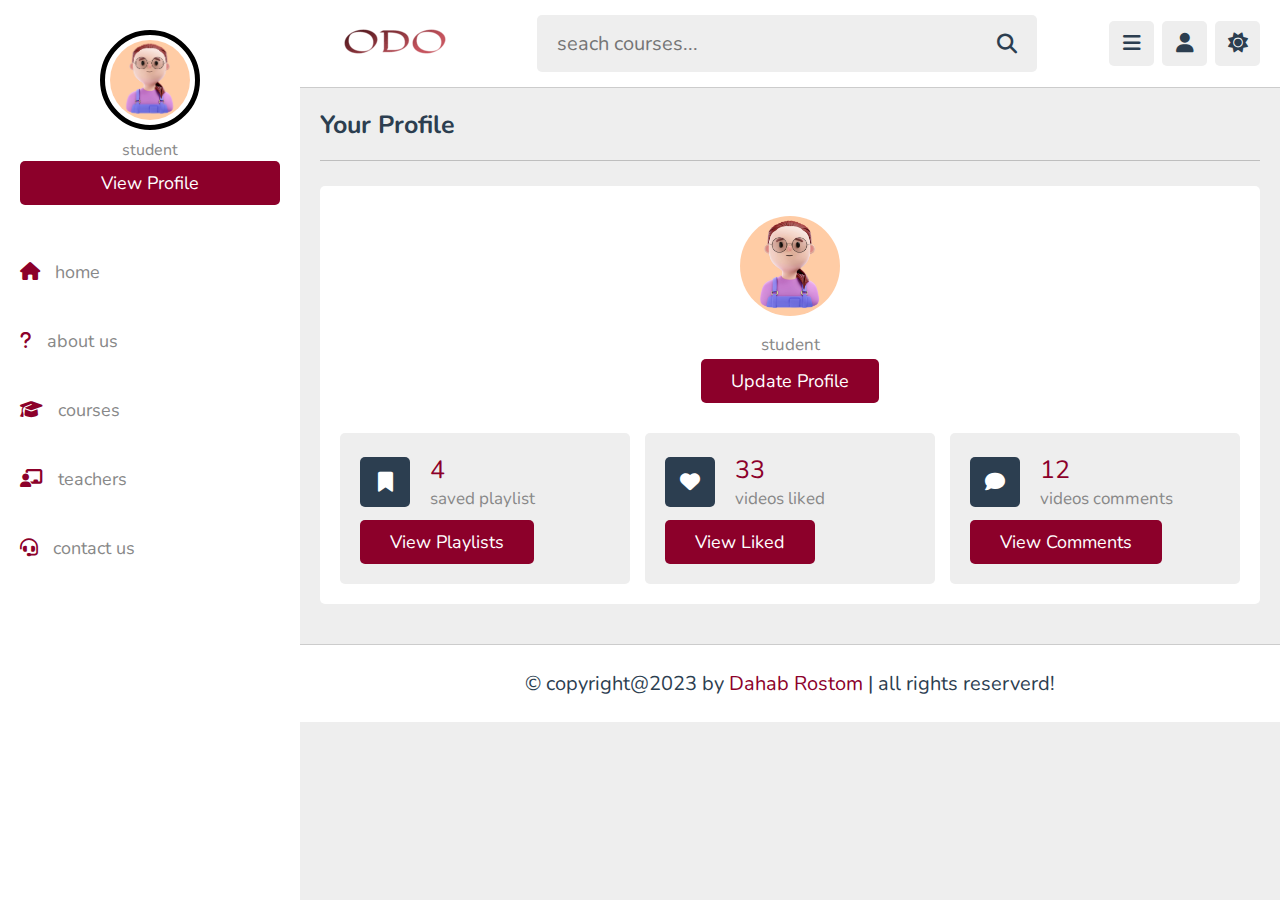
<file: profile.html>
<!DOCTYPE html>
<html lang="en">
<head>
    <meta charset="UTF-8">
    <meta http-equiv="X-UA-Compatible" content="IE=edge">
    <meta name="viewport" content="width=device-width, initial-scale=1.0">
    <title>Profile</title>
    <link rel="stylesheet" href="https://cdnjs.cloudflare.com/ajax/libs/font-awesome/6.4.0/css/all.min.css">
    <link rel="stylesheet" href="css/style.css">
    <link rel="stylesheet" href="css/media.css">
</head>
<body>
    <!-- header section -->
    <header class="header">
        <section class="flex">
            <a href="#"><img src="images/cover (2).png" class="logo"></a>

            <form action="" method="post" class="search-form">
                <input type="text"  name="search_box" placeholder="seach courses..." required maxlength="100">
                <button type="submit" class="fas fa-search" name="search_box"></button>
            </form>

            <div class="icons">
                <div id="menu-btn" class="fas fa-bars"></div>
                <div id="search-btn" class="fas fa-search"></div>
                <div id="user-btn" class="fas fa-user"></div>
                <div id="toggle-btn" class="fas fa-sun"></div>
            </div>

            <div class="profile">
                <img src="images/7294793.jpg" alt="">
                <h3>Menna Soliman</h3>
                <span>student</span>
                <a href="profile.html" class="btn">view profile</a>
                <div class="flex-btn">
                    <a href="index.html" class="option-btn">Login</a>
                    <a href="register.html" class="option-btn">register</a>
                </div>
            </div>

        </section>
    </header>
    <!-- \\\\\\\\\\\\ -->
    <!-- side bar -->
    <div class="side-bar">

        <div class="close-side-bar" id="close-btn">
            <i class="fas fa-times"></i>        
        </div>

        <div class="profile">
            <img src="images/7294793.jpg" alt="">
            <h3></h3>
            <span>student</span>
            <a href="profile.html" class="btn">view profile</a>
        </div>

        <nav class="navbar">
            <a href="home.html"><i class="fas fa-home"></i><span>home</span></a>
            <a href="about.html"><i class="fas fa-question"></i><span>about us</span></a>
            <a href="courses.html"><i class="fas fa-graduation-cap"></i><span>courses</span></a>
            <a href="teachers.html"><i class="fas fa-chalkboard-user"></i><span>teachers</span></a>
            <a href="contact.html"><i class="fas fa-headset"></i><span>contact us</span></a>
        </nav>
    </div>
<!-- /////////////////////////// -->
<!-- user profile -->

<section class="user-profile">

    <h1 class="heading">your profile</h1>
 
    <div class="info">
 
       <div class="user profile">
          <img src="images/7294793.jpg" alt="">
          <h3></h3>
          <p>student</p>
          <a href="update.html" class="inline-btn">update profile</a>
       </div>
    
       <div class="box-container">
    
          <div class="box">
             <div class="flex">
                <i class="fas fa-bookmark"></i>
                <div>
                   <span>4</span>
                   <p>saved playlist</p>
                </div>
             </div>
             <a href="#" class="inline-btn">view playlists</a>
          </div>
    
          <div class="box">
             <div class="flex">
                <i class="fas fa-heart"></i>
                <div>
                   <span>33</span>
                   <p>videos liked</p>
                </div>
             </div>
             <a href="#" class="inline-btn">view liked</a>
          </div>
    
          <div class="box">
             <div class="flex">
                <i class="fas fa-comment"></i>
                <div>
                   <span>12</span>
                   <p>videos comments</p>
                </div>
             </div>
             <a href="#" class="inline-btn">view comments</a>
          </div>
    
       </div>
    </div>
 
 </section>
 

<!-- ////////////////////// -->
    <!-- footer -->

    <footer class="footer">
        &copy; copyright@2023 by <span>Dahab Rostom</span> | all rights reserverd!
    </footer>



    <script src="js/script.js"></script>
</body>
</html>
</file>
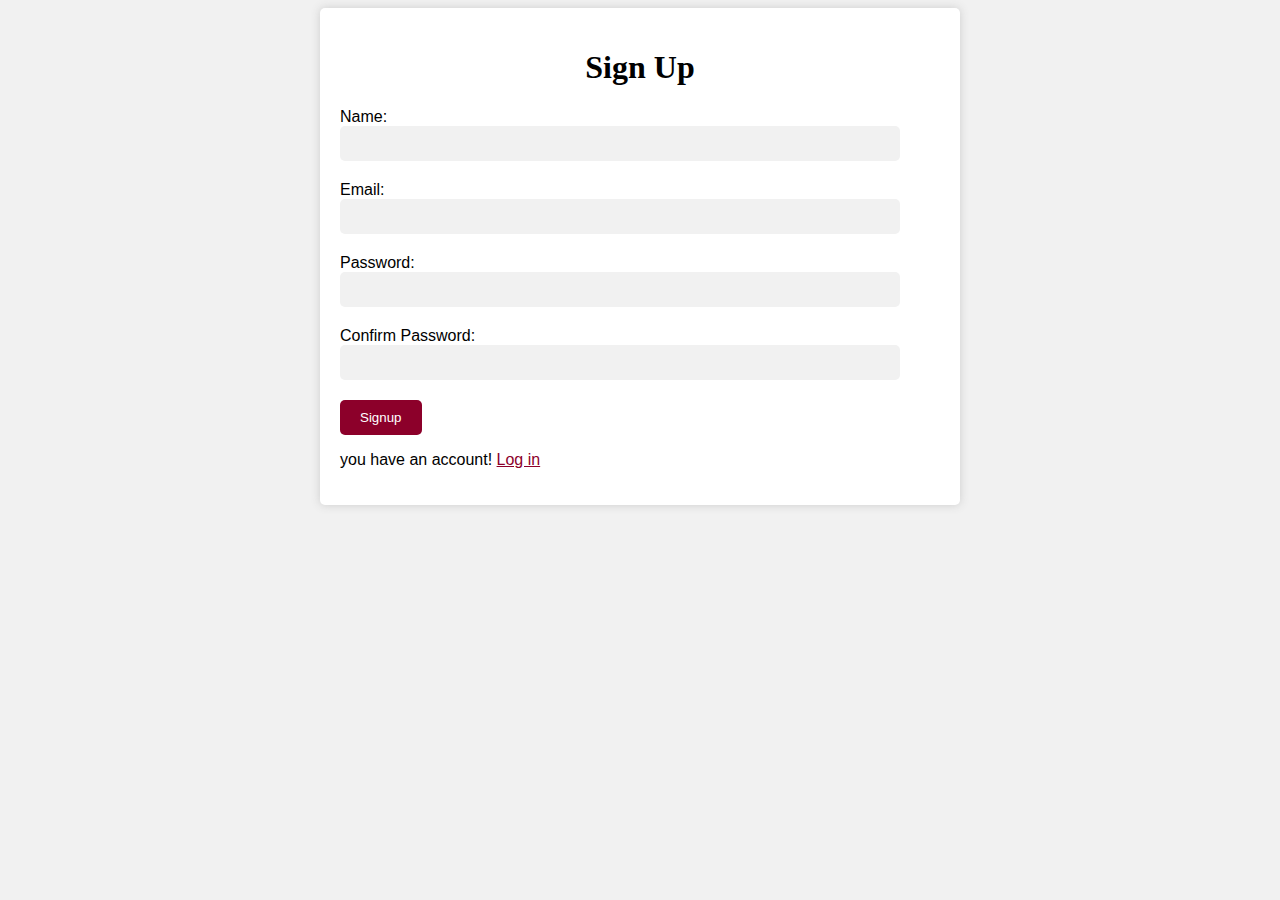
<file: signup.html>
<!DOCTYPE html>
<html lang="en">
<head>
    <meta charset="UTF-8">
    <meta http-equiv="X-UA-Compatible" content="IE=edge">
    <meta name="viewport" content="width=device-width, initial-scale=1.0">
    <title>SignUp</title>
    <link href="https://cdn.jsdelivr.net/npm/bootstrap@5.3.0-alpha1/dist/css/bootstrap.min.css" rel="stylesheet" integrity="sha384-GLhlTQ8iRABdZLl6O3oVMWSktQOp6b7In1Zl3/Jr59b6EGGoI1aFkw7cmDA6j6gD" crossorigin="anonymous">
    <style>
        body {
            font-family: Arial, sans-serif;
            background-color: #f1f1f1;
        }

        .container {
            max-width: 600px;
            margin: 0 auto;
            background-color: #fff;
            border-radius: 5px;
            padding: 20px;
            box-shadow: 0px 0px 10px #ccc;
        }

        input[type=text], input[type=email], input[type=password] {
            display: block;
            width: 90%;
            padding: 10px;
            margin-bottom: 20px;
            border-radius: 5px;
            border: none;
            background-color: #f1f1f1;
        }

        input[type=submit] {
            background-color: #8C002A;
            color: #fff;
            padding: 10px 20px;
            border: none;
            border-radius: 5px;
            cursor: pointer;
        }

        input[type=submit]:hover {
            background-color: #8C002A;
        }

        h1 {
            font-family:Georgia, 'Times New Roman', Times, serif;
            text-align: center;
        }

        .error {
            color: red;
            font-size: 14px;
            margin-bottom: 20px;
        }
        a{
            color: #8C002A;
        }
    </style>
</head>
<body> 
    

        <div class="container">
            <h1>Sign Up</h1>
            <div id="error-message"></div>
            <form id="signup-form" action="#">
                <label for="name">Name:</label>
                <input type="text" id="name" name="name" required>
    
                <label for="email">Email:</label>
                <input type="email" id="email" name="email" required>
    
                <label for="password">Password:</label>
                <input type="password" id="password" name="password" required>
    
                <label for="password-confirm">Confirm Password:</label>
                <input type="password" id="password-confirm" name="password-confirm" required>
    
                <input type="submit" value="Signup">
                <p class="" id="Signin">you have an account! <a href="index.html" class="text-decoration-none line" id="Signin">Log in</a></p>

            </form>
        </div>
    
        <script>
            // Get the form and error message elements
            const signupForm = document.getElementById('signup-form');
            const errorMessage = document.getElementById('error-message');
    
            // Add an event listener for the form submission
            signupForm.addEventListener('submit', (e) => {
                e.preventDefault(); // Prevent the form from submitting
    
                // Get the form values
                const name = document.getElementById('name').value;
                const email = document.getElementById('email').value;
                const password = document.getElementById('password').value;
                const confirmPassword = document.getElementById('password-confirm').value;
    
                // Check if the passwords match
                if (password !== confirmPassword) {
                    // Display an error message
                    errorMessage.innerHTML = 'Passwords do not match.';
                    return;
                }
    
                // Signup the user
                // You can replace this with your own signup logic
                alert(`Welcome ${name}! Your account has been created.`);
    
                // Clear the form
                signupForm.reset();
            });
        </script>
 
    <script src="https://cdn.jsdelivr.net/npm/bootstrap@5.3.0-alpha1/dist/js/bootstrap.bundle.min.js" integrity="sha384-w76AqPfDkMBDXo30jS1Sgez6pr3x5MlQ1ZAGC+nuZB+EYdgRZgiwxhTBTkF7CXvN" crossorigin="anonymous"></script>
</body>
</html>
</file>
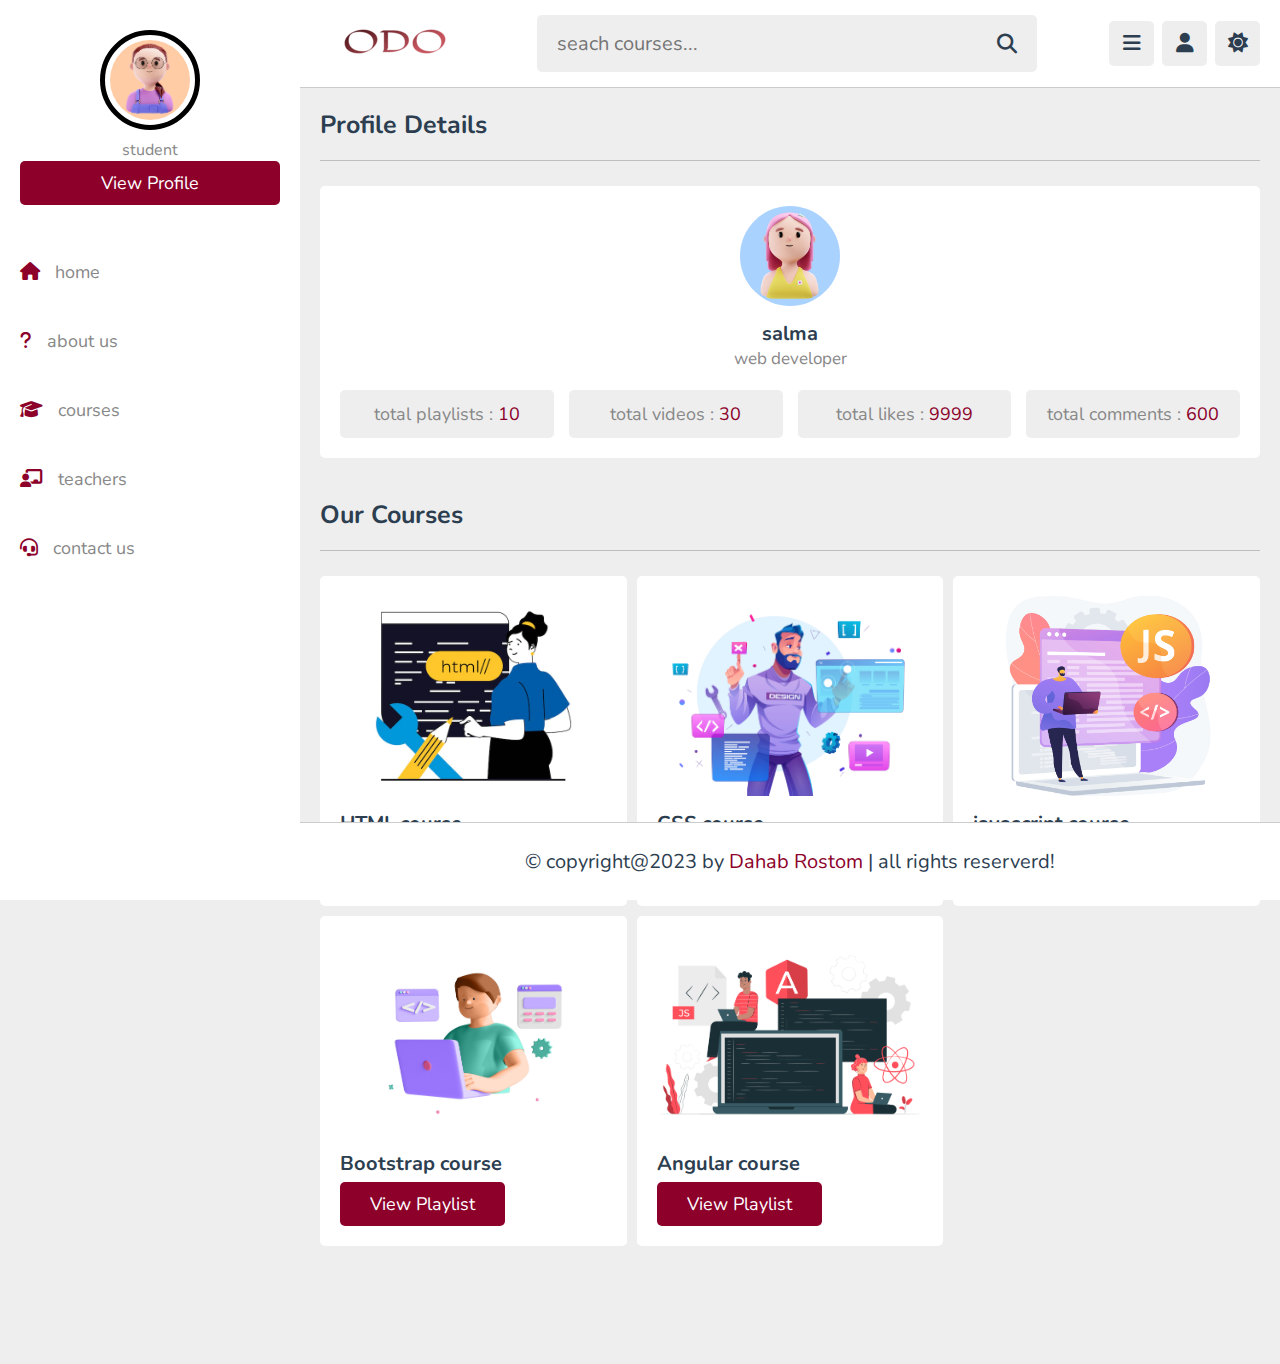
<file: teacher_profile.html>
<!DOCTYPE html>
<html lang="en">
<head>
    <meta charset="UTF-8">
    <meta http-equiv="X-UA-Compatible" content="IE=edge">
    <meta name="viewport" content="width=device-width, initial-scale=1.0">
    <title>tutor's profile</title>
    <link rel="stylesheet" href="https://cdnjs.cloudflare.com/ajax/libs/font-awesome/6.4.0/css/all.min.css">
    <link rel="stylesheet" href="css/style.css">
    <link rel="stylesheet" href="css/media.css">
</head>
<body>
    <!-- header section -->
    <header class="header">
        <section class="flex">
            <a href="#"><img src="images/cover (2).png" class="logo"></a>

            <form action="" method="post" class="search-form">
                <input type="text"  name="search_box" placeholder="seach courses..." required maxlength="100">
                <button type="submit" class="fas fa-search" name="search_box"></button>
            </form>

            <div class="icons">
                <div id="menu-btn" class="fas fa-bars"></div>
                <div id="search-btn" class="fas fa-search"></div>
                <div id="user-btn" class="fas fa-user"></div>
                <div id="toggle-btn" class="fas fa-sun"></div>
            </div>

            <div class="profile">
                <img src="images/user.png" alt="">
                <h3></h3>
                <span>student</span>
                <a href="profile.html" class="btn">view profile</a>
                <div class="flex-btn">
                    <a href="index.html" class="option-btn">Login</a>
                    <a href="register.html" class="option-btn">register</a>
                </div>
            </div>

        </section>
    </header>
    <!-- \\\\\\\\\\\\ -->
    <!-- side bar -->
    <div class="side-bar">

        <div class="close-side-bar" id="close-btn">
            <i class="fas fa-times"></i>        
        </div>

        <div class="profile">
            <img src="images/7294793.jpg" alt="">
            <h3></h3>
            <span>student</span>
            <a href="profile.html" class="btn">view profile</a>
        </div>

        <nav class="navbar">
            <a href="home.html"><i class="fas fa-home"></i><span>home</span></a>
            <a href="about.html"><i class="fas fa-question"></i><span>about us</span></a>
            <a href="courses.html"><i class="fas fa-graduation-cap"></i><span>courses</span></a>
            <a href="teachers.html"><i class="fas fa-chalkboard-user"></i><span>teachers</span></a>
            <a href="contact.html"><i class="fas fa-headset"></i><span>contact us</span></a>
        </nav>
    </div>
    <!-- teacher profile -->

    <section class="teacher-profile">

        <h1 class="heading">profile details</h1>
     
        <div class="details">
           <div class="tutor">
              <img src="images/7294794.jpg" alt="">
              <h3>salma</h3>
              <span>web developer</span>
           </div>
           <div class="flex">
              <p>total playlists : <span>10</span></p>
              <p>total videos : <span>30</span></p>
              <p>total likes : <span>9999</span></p>
              <p>total comments : <span>600</span></p>
           </div>
        </div>
     
     </section>
     
     <section class="courses">
        <h1 class="heading">our courses</h1>
        <div class="box-contanier">
            <div class="box">
                <img src="images/web-development-concept-with-character-situation-woman-creates-layout-interface-doing-html-code-building-sites-making-project-vector-illustration-with-people-scene-flat-design-web_9209-114.webp" class="thumb" alt="">
                <h3 class="title">HTML course</h3>
                <a href="watch-video.html" class="inline-btn">view playlist</a>
            </div>

            <div class="box">
                <img src="images/19362653.jpg" class="thumb" alt="">
                <h3 class="title">CSS course</h3>
                <a href="watch-video.html" class="inline-btn">view playlist</a>
            </div>

            <div class="box">
                <img src="images/Wavy_Tech-09_Single-08.jpg" class="thumb" alt="">
                <h3 class="title">javascript course</h3>
                <a href="watch-video.html" class="inline-btn">view playlist</a>
            </div>

            <div class="box">
                <img src="images/developer_male.jpg" class="thumb" alt="">
                <h3 class="title">Bootstrap course</h3>
                <a href="watch-video.html" class="inline-btn">view playlist</a>
            </div>
            <div class="box">
                <img src="images/3099563.jpg" class="thumb" alt="">
                <h3 class="title">Angular course</h3>
                <a href="watch-video.html" class="inline-btn">view playlist</a>
            </div>
        </div>
    </section>

    <!-- footer -->

    <footer class="footer">
        &copy; copyright@2023 by <span>Dahab Rostom</span> | all rights reserverd!
    </footer>



    <script src="js/script.js"></script>
</body>
</html>
</file>
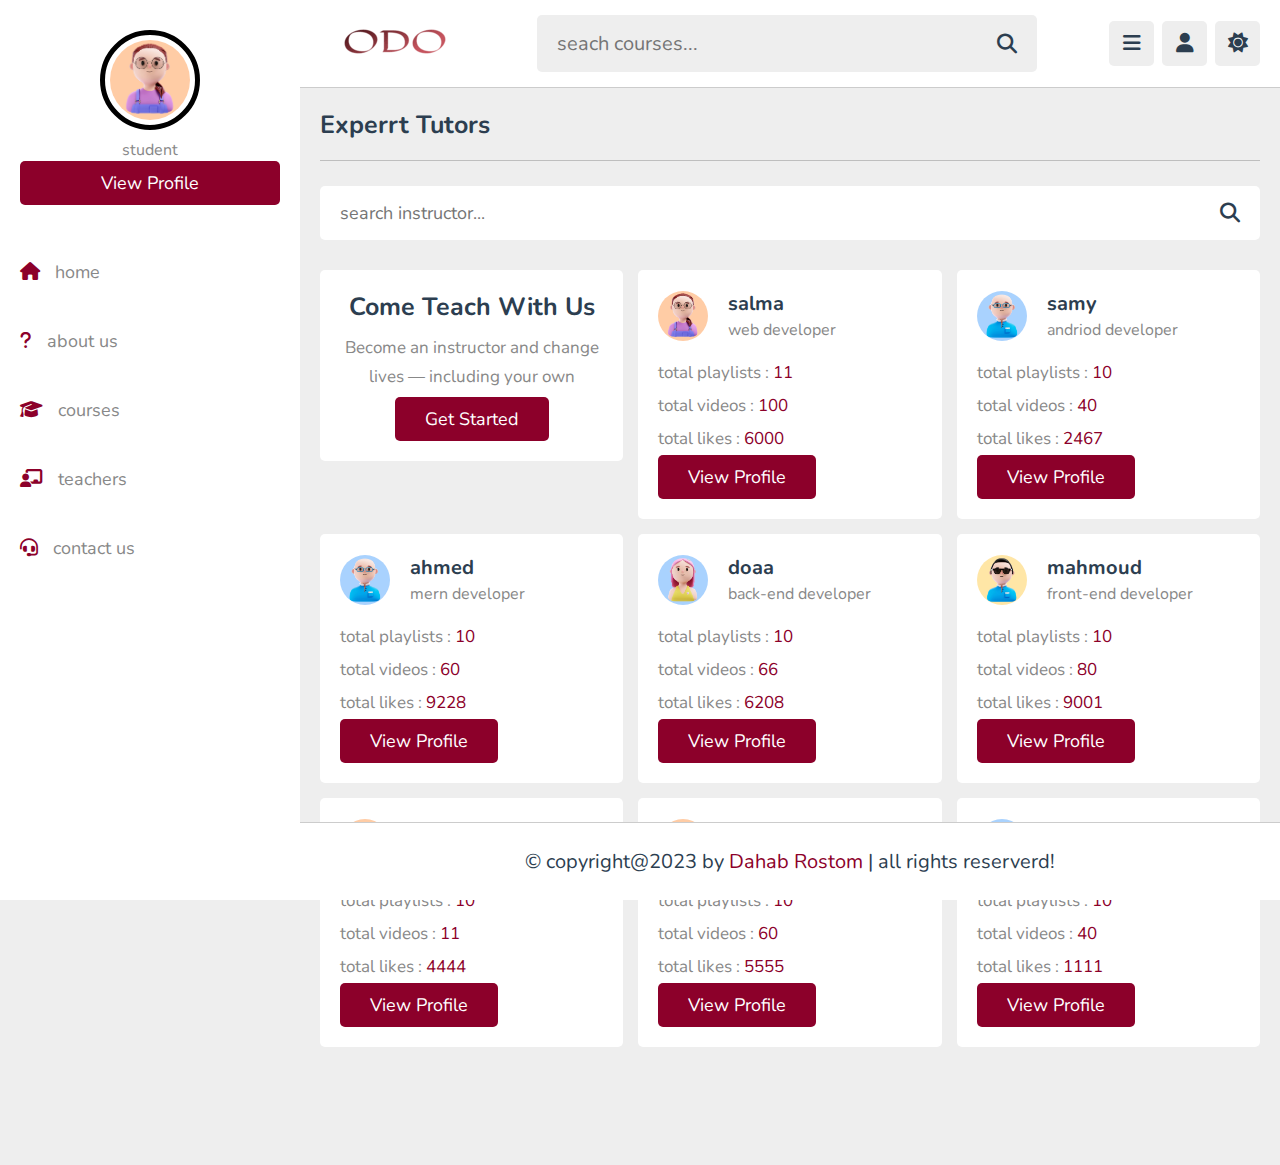
<file: teachers.html>
<!DOCTYPE html>
<html lang="en">
<head>
    <meta charset="UTF-8">
    <meta http-equiv="X-UA-Compatible" content="IE=edge">
    <meta name="viewport" content="width=device-width, initial-scale=1.0">
    <title>teachers</title>
    <link rel="stylesheet" href="https://cdnjs.cloudflare.com/ajax/libs/font-awesome/6.4.0/css/all.min.css">
    <link rel="stylesheet" href="css/style.css">
    <link rel="stylesheet" href="css/media.css">
</head>
<body>
    <!-- header section -->
    <header class="header">
        <section class="flex">
         <a href="#"><img src="images/cover (2).png" class="logo"></a>

            <form action="" method="post" class="search-form">
                <input type="text"  name="search_box" placeholder="seach courses..." required maxlength="100">
                <button type="submit" class="fas fa-search" name="search_box"></button>
            </form>

            <div class="icons">
                <div id="menu-btn" class="fas fa-bars"></div>
                <div id="search-btn" class="fas fa-search"></div>
                <div id="user-btn" class="fas fa-user"></div>
                <div id="toggle-btn" class="fas fa-sun"></div>
            </div>

            <div class="profile">
                <img src="images/7294793.jpg" alt="">
                <h3></h3>
                <span>student</span>
                <a href="profile.html" class="btn">view profile</a>
                <div class="flex-btn">
                    <a href="index.html" class="option-btn">Login</a>
                    <a href="register.html" class="option-btn">register</a>
                </div>
            </div>

        </section>
    </header>
    <!-- \\\\\\\\\\\\ -->
    <!-- side bar -->
    <div class="side-bar">

        <div class="close-side-bar" id="close-btn">
            <i class="fas fa-times"></i>        
        </div>

        <div class="profile">
            <img src="images/7294793.jpg" alt="">
            <h3></h3>
            <span>student</span>
            <a href="profile.html" class="btn">view profile</a>
        </div>

        <nav class="navbar">
            <a href="home.html"><i class="fas fa-home"></i><span>home</span></a>
            <a href="about.html"><i class="fas fa-question"></i><span>about us</span></a>
            <a href="courses.html"><i class="fas fa-graduation-cap"></i><span>courses</span></a>
            <a href="teachers.html"><i class="fas fa-chalkboard-user"></i><span>teachers</span></a>
            <a href="contact.html"><i class="fas fa-headset"></i><span>contact us</span></a>
        </nav>
    </div>
    <!-- //////////////////////////////////////////// -->

    <!-- teachers section -->

    <section class="teachers">

        <h1 class="heading">experrt tutors</h1>

        <form class="search-tutor" method="post">
            <input type="text" name="search_box" maxlength="100" placeholder="search instructor..." required>
            <button type="submit" name="search-tutor" class="fas fa-search"></button>
        </form>

        <div class="box-container">

            <div class="box offer">
                <h3>Come teach with us</h3>
                <p>Become an instructor and change lives — including your own</p>
                <a href="signup.html" class="inline-btn">get started</a>
            </div>

            <div class="box">
                <div class="tutor">
                    <img src="images/7294793.jpg" alt="">
                    <div>
                        <h3>salma</h3>
                        <span>web developer</span>
                    </div>
                </div>
                <p>total playlists : <span>11</span></p>
                <p>total videos : <span>100</span></p>
                <p>total likes : <span>6000</span></p>
                <a href="teacher_profile.html" class="inline-btn">view profile</a>
            </div>


            <div class="box">
                <div class="tutor">
                   <img src="images/7309678.jpg" alt="">
                   <div>
                      <h3>samy</h3>
                      <span>andriod developer</span>
                   </div>
                </div>
                <p>total playlists : <span>10</span></p>
                <p>total videos : <span>40</span></p>
                <p>total likes : <span>2467</span></p>
                <a href="teacher_profile.html" class="inline-btn">view profile</a>
             </div>
       
             <div class="box">
                <div class="tutor">
                   <img src="images/7309678.jpg" alt="">
                   <div>
                      <h3>ahmed</h3>
                      <span>mern developer</span>
                   </div>
                </div>
                <p>total playlists : <span>10</span></p>
                <p>total videos : <span>60</span></p>
                <p>total likes : <span>9228</span></p>
                <a href="teacher_profile.html" class="inline-btn">view profile</a>
             </div>
       
             <div class="box">
                <div class="tutor">
                   <img src="images/7294794.jpg" alt="">
                   <div>
                      <h3>doaa</h3>
                      <span>back-end developer</span>
                   </div>
                </div>
                <p>total playlists : <span>10</span></p>
                <p>total videos : <span>66</span></p>
                <p>total likes : <span>6208</span></p>
                <a href="teacher_profile.html" class="inline-btn">view profile</a>
             </div>
       
             <div class="box">
                <div class="tutor">
                   <img src="images/7309681.jpg" alt="">
                   <div>
                      <h3>mahmoud</h3>
                      <span>front-end developer</span>
                   </div>
                </div>
                <p>total playlists : <span>10</span></p>
                <p>total videos : <span>80</span></p>
                <p>total likes : <span>9001</span></p>
                <a href="teacher_profile.html" class="inline-btn">view profile</a>
             </div>
       
             <div class="box">
                <div class="tutor">
                   <img src="images/7309685.jpg" alt="">
                   <div>
                      <h3>mostafa</h3>
                      <span>flutter developer</span>
                   </div>
                </div>
                <p>total playlists : <span>10</span></p>
                <p>total videos : <span>11</span></p>
                <p>total likes : <span>4444</span></p>
                <a href="teacher_profile.html" class="inline-btn">view profile</a>
             </div>
       
             <div class="box">
                <div class="tutor">
                   <img src="images/7309683.jpg" alt="">
                   <div>
                      <h3>osama</h3>
                      <span>developer</span>
                   </div>
                </div>
                <p>total playlists : <span>10</span></p>
                <p>total videos : <span>60</span></p>
                <p>total likes : <span>5555</span></p>
                <a href="teacher_profile.html" class="inline-btn">view profile</a>
             </div>

             <div class="box">
                <div class="tutor">
                   <img src="images/7309678.jpg" alt="">
                   <div>
                      <h3>yousef</h3>
                      <span>web developer</span>
                   </div>
                </div>
                <p>total playlists : <span>10</span></p>
                <p>total videos : <span>40</span></p>
                <p>total likes : <span>1111</span></p>
                <a href="teacher_profile.html" class="inline-btn">view profile</a>
             </div>
       
        </div>
    </section>





    <!-- footer -->

    <footer class="footer">
      &copy; copyright@2023 by <span>Dahab Rostom</span> | all rights reserverd!
   </footer>



    <script src="js/script.js"></script>
</body>
</html>
</file>
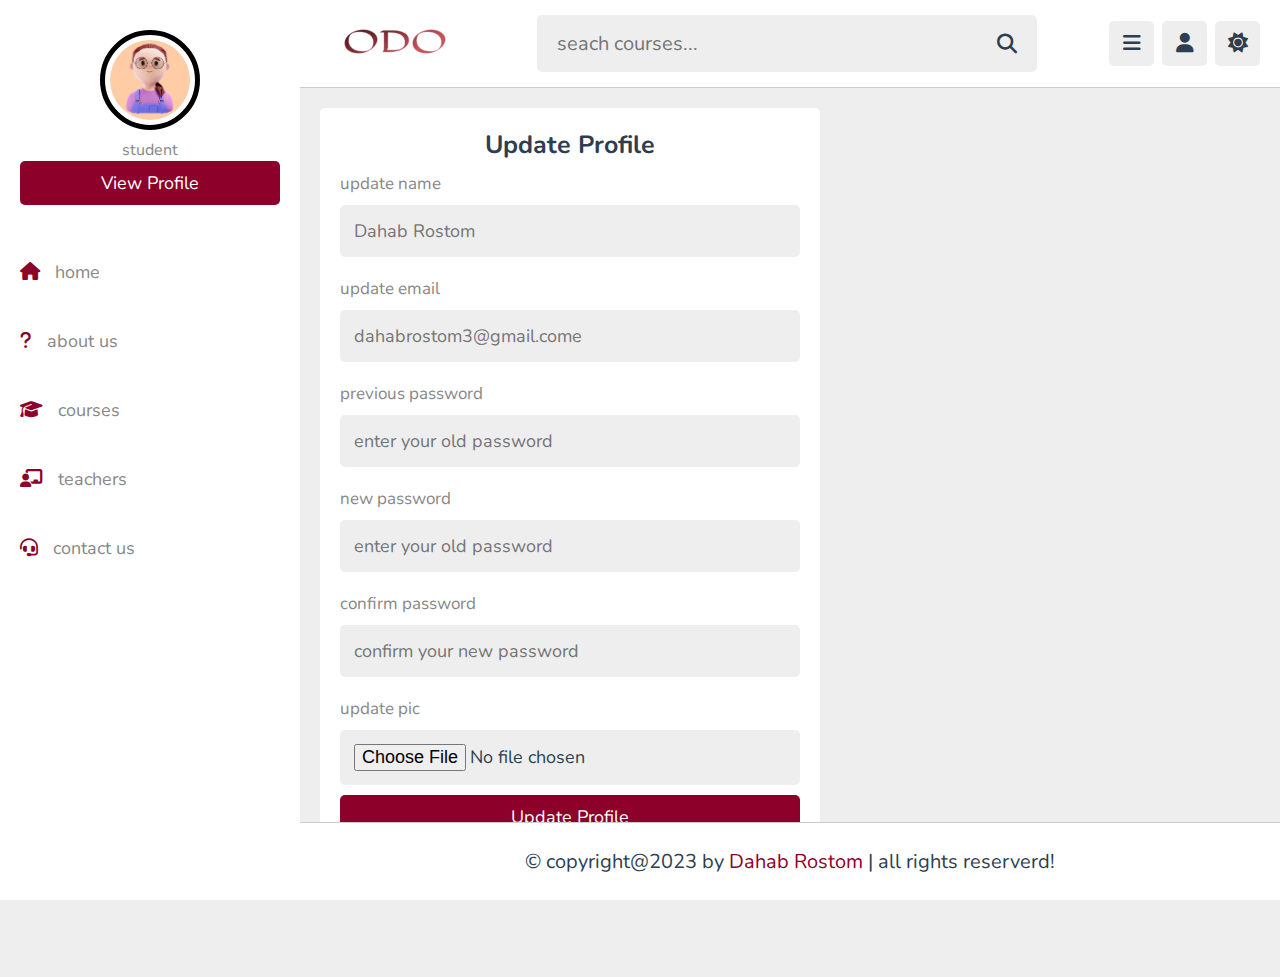
<file: update.html>
<!DOCTYPE html>
<html lang="en">
<head>
    <meta charset="UTF-8">
    <meta http-equiv="X-UA-Compatible" content="IE=edge">
    <meta name="viewport" content="width=device-width, initial-scale=1.0">
    <title>Update profile</title>
    <link rel="stylesheet" href="https://cdnjs.cloudflare.com/ajax/libs/font-awesome/6.4.0/css/all.min.css">
    <link rel="stylesheet" href="css/style.css">
    <link rel="stylesheet" href="css/media.css">
</head>
<body>
    <!-- header section -->
    <header class="header">
        <section class="flex">
            <a href="#"><img src="images/cover (2).png" class="logo"></a>

            <form action="" method="post" class="search-form">
                <input type="text"  name="search_box" placeholder="seach courses..." required maxlength="100">
                <button type="submit" class="fas fa-search" name="search_box"></button>
            </form>

            <div class="icons">
                <div id="menu-btn" class="fas fa-bars"></div>
                <div id="search-btn" class="fas fa-search"></div>
                <div id="user-btn" class="fas fa-user"></div>
                <div id="toggle-btn" class="fas fa-sun"></div>
            </div>

            <div class="profile">
                <img src="images/7294793.jpg" alt="">
                <h3></h3>
                <span>student</span>
                <a href="profile.html" class="btn">view profile</a>
                <div class="flex-btn">
                    <a href="index.html" class="option-btn">Login</a>
                    <a href="register.html" class="option-btn">register</a>
                </div>
            </div>

        </section>
    </header>
    <!-- \\\\\\\\\\\\ -->
    <!-- side bar -->
    <div class="side-bar">

        <div class="close-side-bar" id="close-btn">
            <i class="fas fa-times"></i>        
        </div>

        <div class="profile">
            <img src="images/7294793.jpg" alt="">
            <h3></h3>
            <span>student</span>
            <a href="profile.html" class="btn">view profile</a>
        </div>

        <nav class="navbar">
            <a href="home.html"><i class="fas fa-home"></i><span>home</span></a>
            <a href="about.html"><i class="fas fa-question"></i><span>about us</span></a>
            <a href="courses.html"><i class="fas fa-graduation-cap"></i><span>courses</span></a>
            <a href="teachers.html"><i class="fas fa-chalkboard-user"></i><span>teachers</span></a>
            <a href="contact.html"><i class="fas fa-headset"></i><span>contact us</span></a>
        </nav>
    </div>
    <!-- //////////////////////// -->
    <!-- update -->
    <section class="form-container">

        <form action="" id="update_profile">
           <h3>update profile</h3>
           <p>update name</p>
           <input type="text" name="name" placeholder="Dahab Rostom" maxlength="50" class="box">
           <p>update email</p>
           <input type="email" name="email" placeholder="dahabrostom3@gmail.come" maxlength="50" class="box">
           <p>previous password</p>
           <input type="password" name="old_pass" placeholder="enter your old password" maxlength="20" class="box">
           <p>new password</p>
           <input type="password" name="new_pass" placeholder="enter your old password" maxlength="20" class="box">
           <p>confirm password</p>
           <input type="password" name="c_pass" placeholder="confirm your new password" maxlength="20" class="box">
           <p>update pic</p>
           <input type="file" accept="image/*" class="box">
           <input type="submit" value="update profile" name="submit" class="btn">
        </form>
     
     </section>
    <!-- ///////////// -->

    <!-- footer -->

    <footer class="footer">
        &copy; copyright@2023 by <span>Dahab Rostom</span> | all rights reserverd!
    </footer>



    <script src="js/script.js"></script>
    <script src="js/update.js"></script>
</body>
</html>
</file>
<file: css/style.css>
@import url('https://fonts.googleapis.com/css2?family=Nunito:wght@200;300;400;500;600&display=swap');

:root{
    --main-color:#8C002A;
    --red:#c43525;
    --orange:#1b5233;
    --light-color:#888;
    --light-bg:#eee;
    --black:#181c20;
    --white:#fff;
    --border:.1rem solid rgba(0,0,0,.2);
}
 
 *{
    font-family: 'Nunito', sans-serif;
    margin:0;
    padding:0;
    box-sizing: border-box;
    outline: none;
    border:none;
    /* display: block; */
    text-decoration: none;
}
 
 *::selection{
    background-color: var(--main-color);
    color:#fff;
}
 *::-webkit-scrollbar{
    height: 0.5rem;
    width: 1rem;
}
 *::-webkit-scrollbar-track{
    background-color: transparent;
}
 *::-webkit-scrollbar-thumb{
    background-color: var(--main-color);
}
html{
    font-size: 62.5%;
    overflow-x: auto;
}

body.dark{
    --light-color:#aaa;
    --light-bg:#333;
    --black:#fff;
    --white:#222;
    --border:.1rem solid rgba(255,255,255,.2);
}

body{
    background-color: var(--light-bg);
    padding-left: 30rem;
}
body.active{
    padding-left: 0;
}
section{
    padding:2rem; 
    margin: 0 auto;
    max-width: 1200px;
}

.inline-btn,
.inline-option-btn,
.inline-delete-btn,
.btn,
.delete-btn,
.option-btn{
    border-radius: .5rem;
    color:#fff;
    font-size: 1.8rem;
    cursor: pointer;
    text-transform: capitalize;
    padding:1rem 3rem;
    text-align: center;
    color: w;
    /* margin-top: 1rem; */
}

.btn,
.delete-btn,
.option-btn{
    display: block;
    width: 100%;
}

.inline-btn,
.inline-option-btn,
.inline-delete-btn{
    display: inline-block;
}

.btn,.inline-btn{
    background-color: var(--main-color);
}

.option-btn,.inline-option-btn{
    background-color: var(--orange);
}

.delete-btn,.inline-delete-btn{
    background-color: var(--red);
}

.inline-btn:hover,
.inline-option-btn:hover,
.inline-delete-btn:hover,
.btn:hover,
.delete-btn:hover,
.option-btn:hover{
    background-color: var(--black);
    color: var(--white);
}

.flex-btn{
    display: flex;
    gap: 1rem;
}

.heading{
    font-size: 2.5rem;
    color:var(--black);
    margin-bottom: 2.5rem;
    border-bottom: var(--border);
    padding-bottom: 1.8rem;
    text-transform: capitalize;
}
 

.header{
    background-color: var(--white);
    border-bottom: var(--border);
    position: sticky;
    top: 0;
    left: 0;
    right: 0;
    z-index: 1000;
}

.header .flex{
    padding: 1.5rem 2rem;
    position: relative;
    display: flex;
    align-items: center;
    justify-content: space-between;
}
.header .flex .logo{
    font-size: 2.5rem;
    color: var(--black);
    font-weight: var(--border);
}

.header .flex .search-form{
    width: 50rem;
    border-radius: 0.5rem;
    display: flex;
    align-items: center;
    gap: 2rem;
    padding: 1.5rem 2rem;
    background-color: var(--light-bg);
}

.header .flex .search-form input{
    width: 100%;
    background: none;
    font-size: 2rem;
    color: var(--black);
}


.header .flex .search-form button{
    font-size: 2rem;
    color: var(--black);
    cursor: pointer;
    background: none;
}

.header .flex .search-form button:hover{
    color: var(--main-color);
}

.header .flex .icons div{
    font-size: 2rem;
    color: var(--black);
    border-radius: .5rem;
    height: 4.5rem;
    cursor: pointer;
    width: 4.5rem;
    line-height: 4.4rem;
    background-color: var(--light-bg);
    text-align: center;
    margin-left: 0.5rem;
}


.header .flex .icons div:hover{
    background-color: var(--black);
    color: var(--white);
}


#search-btn{
    display: none;
}


.header .flex .profile{
    position: absolute;
    top: 120%; 
    right: 2rem;
    background-color: var(--white);
    border-radius: 0.5rem;
    padding: 2rem;
    text-align: center;
    width: 30rem;
    transform: scale(0);
    transform-origin: top right;
    
}
.header .flex .profile.active{
    transform: scale(1);
    transition: 0.2s linear;
}

.header .flex .profile img{
    height: 10rem;
    width: 10rem;
    border-radius: 50%;
    object-fit: cover;
    margin-bottom: 0.5rem;
    border: 5px solid black;
    padding: 5px;
}

.header .flex .profile h3{
    font-size: 2rem;
    color: var(--black);
}

.header .flex .profile span{
    color: var(--light-color);
    font-size: 1.6rem;
}

.side-bar .close-side-bar{
    text-align: right;
    padding: 2rem;
    padding-bottom: 0;
    display: none;
}

.side-bar .close-side-bar i{
    height: 4.5rem;
    width: 4.5rem;
    line-height: 4.4rem;
    font-size: 2.5rem;
    color: #fff;
    cursor: pointer;
    background-color: var(--red);
    text-align: center;
    border-radius: 0.5rem;
}

.side-bar .close-side-bar i:hover{
    background-color: var(--black);
}
.side-bar{
    position: fixed;
    top: 0;
    left: 0;
    height: 100vh;
    width: 30rem;
    background-color: var(--white);
    border-radius: var(--border);
    z-index: 1200;
}

.side-bar .profile{
    padding:3rem 2rem;
    text-align: center;
}
.side-bar .profile img{
    height: 10rem;
    width: 10rem;
    border-radius: 50%;
    object-fit: cover;
    margin-bottom: 0.5rem;   
    border: 5px solid black;
    padding: 5px;
}

.side-bar .profile h3{
    font-size: 2rem;
    color: var(--black);    
}

.side-bar .profile span{
    color: var(--light-color);
    font-size: 1.6rem;    
}

/* .side-bar .navbar{
    margin-top: 1rem;
} */

.side-bar .navbar a{
    display: block;
    padding: 2rem;
    margin: 0.5rem 0;
    font-size: 1.8rem;
}

.side-bar .navbar a i{
    color: var(--main-color);
    margin-right: 1.5rem;
    transition: .2s linear;
}

.side-bar .navbar a:hover{
    background-color: var(--light-bg);
}
.side-bar .navbar a span{
    color: var(--light-color);
}

.side-bar .navbar a:hover i{
    margin-right: 2.5rem;
}

.side-bar.active{
    left: -30rem;
}

/* .quick-select .heading{
    font-size: 2.5rem;
    color:var(--black);
    margin-bottom: 2.5rem;
    border-bottom: var(--border);
    padding-bottom: 2rem;
    text-transform: capitalize;}*/

.quick-select .box-contanier{
    display: grid;
    grid-template-columns: repeat(auto-fit,minmax(22.5rem,1fr));
    gap: 1rem;
    align-items: flex-start;
    justify-content: center;
}

.quick-select .box-contanier .box{
    border-radius: .5rem;
    background-color: var(--white);
    padding: 2rem;
}

.quick-select .box-contanier .box .title{
    font-size: 2rem;
    color: var(--black);
}
.quick-select .box-contanier .box p{
    line-height: 1.5;
    padding-top: 1rem;
    color: var(--light-color);
    font-size: 1.7rem;
}
.quick-select .box-contanier .box p span{
    color: var(--main-color);
}
.quick-select .box-contanier .tutor{
    text-align: center;
}

.quick-select .box-contanier .tutor p{
    padding-bottom: 1rem;
}

.quick-select .box-contanier .box .flex{
    display: flex;
    flex-wrap: wrap;
    gap: 1rem;
    padding-top: 2rem;
}
.quick-select .box-contanier .box .flex a{
    padding: 0.7rem;
    border-radius: 0.5rem;
    font-size: 1.6rem;
    background-color: var(--light-bg);
}
.quick-select .box-contanier .box .flex a i{
    margin-right: 1rem;
    color: var(--black);
}
.quick-select .box-contanier .box .flex a span{
    color: var(--light-color);
}

.quick-select .box-contanier .box .flex a:hover{
    background-color: var(--black);
}
.quick-select .box-contanier .box .flex a:hover i{
    color: var(--white);
}
.quick-select .box-contanier .box .flex a:hover span{
    color: var(--white);
}

.courses .box-contanier{
    display: grid;
    grid-template-columns: repeat(auto-fit,minmax(27rem,1fr));
    gap: 1rem;
    align-items: flex-start;
    justify-content: center;
}
.courses .box-contanier .box{
    border-radius: .5rem;
    background-color: var(--white);
    padding: 2rem;
}
.courses .box-contanier .box .tutor{
    margin-bottom: 2rem;
    display: flex;
    align-items: center;
    gap: 2rem;
}

.courses .box-contanier .box .tutor img{
    width: 5rem;
    height: 5rem;
    border-radius: 50%;
    object-fit: cover;
}

.courses .box-contanier .box .tutor h3{
    font-size: 2rem;
    color: var(--black);
    margin-bottom: 0.2rem;
}

.courses .box-contanier .box .tutor span{
    font-size: 1.5rem;
    color: var(--light-color);
}
.courses .box-contanier .box .thumb{
    width: 100%;
    border-radius: 0.5rem;
    height: 20rem;
    object-fit: cover;
}

.courses .box-contanier .box .title{
    font-size: 2rem;
    color: var(--black);
    margin-top: 0.5rem;
    padding: 0.5rem 0;
}

.courses .more-btn{
    margin-top: 2rem;
    text-align: center;
    
}

.teachers .search-tutor{
    margin-bottom: 3rem;
    display: flex;
    align-items: center;
    gap: 1.5rem;
    padding: 1.5rem 2rem;
    background-color: var(--white);
    border-radius: 0.5rem;
}

.teachers .search-tutor input{
    width: 100%;
    font-size: 1.8rem;
    color: var(--black);
    background:none;
}

.teachers .search-tutor button{
    font-size: 2rem;
    cursor: pointer;
    color: var(--black);
    background: none;
}

.teachers .search-tutor button:hover{
    color: var(--main-color);
}

.teachers .box-container{
    display: grid;
    grid-template-columns: repeat(auto-fit, minmax(30rem, 1fr));
    gap:1.5rem;
    justify-content: center;
    align-items: flex-start;
}
.teachers .box-container .box{
    background-color: var(--white);
    border-radius: .5rem;
    padding: 2rem;
}
 
 .teachers .box-container .offer{
    text-align: center;
}
 
 .teachers .box-container .offer h3{
    font-size: 2.5rem;
    color: var(--black);
    text-transform: capitalize;
    padding-bottom: .5rem;
}

.teachers .box-container .offer p{
    line-height: 1.7;
    padding: .5rem 0;
    color: var(--light-color);
    font-size: 1.7rem;
}
 
 .teachers .box-container .box .tutor{
    display: flex;
    align-items: center;
    gap:2rem;
    margin-bottom: 1.5rem;
}
 
 .teachers .box-container .box .tutor img{
    height: 5rem;
    width: 5rem;
    border-radius: 50%;
    object-fit: cover;
}
 
 .teachers .box-container .box .tutor h3{
    font-size: 2rem;
    color: var(--black);
    margin-bottom: .2rem;
}
 
 .teachers .box-container .box .tutor span{
    font-size: 1.6rem;
    color: var(--light-color);
}
 
 .teachers .box-container .box p{
    padding: .5rem 0;
    font-size: 1.7rem;
    color: var(--light-color);
}
 
 .teachers .box-container .box p span{
    color: var(--main-color);
}


.teacher-profile .details{
    text-align: center;
    background-color: var(--white);
    border-radius: .5rem;
    padding: 2rem;
}
 
 .teacher-profile .details .tutor img{
    height: 10rem;
    width: 10rem;
    border-radius: 50%;
    object-fit: cover;
    margin-bottom: 1rem;
}
 
 .teacher-profile .details .tutor h3{
    font-size: 2rem;
    color: var(--black);
    /* margin: 0.5rem 0; */
}
  
 .teacher-profile .details .tutor span{
    color: var(--light-color);
    font-size: 1.7rem;
}
 
 .teacher-profile .details .flex{
    display: flex;
    flex-wrap: wrap;
    gap: 1.5rem;
    margin-top: 2rem;
}
 
 .teacher-profile .details .flex p{
    flex: 1 1 20rem;
    border-radius: .5rem;
    background-color: var(--light-bg);
    padding: 1.2rem 2rem;
    font-size: 1.8rem;
    color: var(--light-color);
}
 
 .teacher-profile .details .flex p span{
    color: var(--main-color);
}

.about .row{
    display: flex;
    align-items: center;
    flex-wrap: wrap;
    gap:1.5rem;
}
 
 .about .row .image{
    flex: 1 1 40rem;
}
 
 .about .row .image img{
    width: 100%;
    height: 4s0rem;
}
 
 .about .row .content{
    flex: 1 1 40rem;
}
 
 .about .row .content p{
    font-size: 1.7rem;
    line-height: 2;
    color: var(--light-color);
    padding: 1rem 0;
}
 
 .about .row .content h3{
    font-size: 3rem;
    color:var(--black);
    text-transform: capitalize;
}
 
 .about .box-container{
    display: grid;
    grid-template-columns: repeat(auto-fit, minmax(22rem, 1fr));
    gap:1.5rem;
    justify-content: center;
    align-items: flex-start;
    margin-top: 3rem;
}
 
 .about .box-container .box{
    border-radius: .5rem;
    background-color: var(--white);
    padding: 2rem;
    /* display: flex; */
    align-items: center;
    gap: 2.5rem;
}
 
 .about .box-container .box i{
    font-size: 4rem;
    color: var(--main-color);
}
 
 .about .box-container .box h3{
    font-size: 2.5rem;
    color: var(--black);
    margin-bottom: .3rem;
}
 
 .about .box-container .box p{
    font-size: 1.7rem;
    color:var(--light-color);
}
 
 .reviews .box-container{
    display: grid;
    grid-template-columns: repeat(auto-fit, minmax(30rem, 1fr));
    gap:1.5rem;
    justify-content: center;
    align-items: flex-start;
}
 
 .reviews .box-container .box{
    border-radius: .5rem;
    background-color: var(--white);
    padding: 2rem;
}
 
 .reviews .box-container .box p{
    line-height: 1.7;
    font-size: 1.7rem;
    color: var(--light-color);
}
 
 .reviews .box-container .box .student{
    margin-top: 2rem;
    display: flex;
    align-items: center;
    gap: 1.5rem;
}
 
 .reviews .box-container .box .student img{
    height: 5rem;
    width: 5rem;
    object-fit: cover;
    border-radius: 50%;
}
 
 .reviews .box-container .box .student h3{
    font-size: 2rem;
    color: var(--black);
    margin-bottom: .3rem;
}
 
 .reviews .box-container .box .student .stars{
    font-size: 1.5rem;
    color:var(--orange);
}


.playlist-details .row{
    display: flex;
    align-items: flex-end;
    gap:3rem;
    flex-wrap: wrap;
    background-color: var(--white);
    padding: 2rem;
}
 
 .playlist-details .row .column{
    flex: 1 1 40rem;
}
 
 .playlist-details .row .column .save-playlist{
    margin-bottom: 1.5rem;
}
 
 .playlist-details .row .column .save-playlist button{
    border-radius: .5rem;
    background-color: var(--light-bg);
    padding:1rem 1.5rem;
    cursor: pointer;
}
 
 .playlist-details .row .column .save-playlist button i{
    font-size: 2rem;
    color:var(--black);
    margin-right: .8rem;
}
 
 .playlist-details .row .column .save-playlist button span{
    font-size: 1.8rem;
    color:var(--light-color);
}
 
 .playlist-details .row .column .save-playlist button:hover{
    background-color: var(--black);
}
 
 .playlist-details .row .column .save-playlist button:hover i{
    color:var(--white);
}
 
 .playlist-details .row .column .save-playlist button:hover span{
    color:var(--white);
}
 
 .playlist-details .row .column .thumb{
    position: relative;
}
 
 .playlist-details .row .column .thumb span{
    font-size: 1.8rem;
    color: #fff;
    background-color: rgba(0,0,0,.3);
    border-radius: .5rem;
    position: absolute;
    top: 1rem; left: 1rem;
    padding: .5rem 1.5rem;
}
 
 .playlist-details .row .column .thumb img{
    height: 30rem;
    width: 100%;
    object-fit: cover;
    border-radius: .5rem;
}
 
 .playlist-details .row .column .tutor{
    display: flex;
    align-items: center;
    gap: 2rem;
    margin-bottom: 2rem;
}
 
 .playlist-details .row .column .tutor img{
    height: 7rem;
    width: 7rem;
    border-radius: 50%;
    object-fit: cover;
}
 
 .playlist-details .row .column .tutor h3{
    font-size: 2rem;
    color:var(--black);
    margin-bottom: .2rem;
}
 
 .playlist-details .row .column .tutor span{
    font-size: 1.5rem;
    color: var(--light-color);
}
 
 .playlist-details .row .column .details h3{
    font-size: 2rem;
    color: var(--black);
    text-transform: capitalize;
}
 
 .playlist-details .row .column .details p{
    padding: 1rem 0;
    line-height: 2;
    font-size: 1.8rem;
    color: var(--light-color);
}
 
 .playlist-videos .box-container{
    display: grid;
    grid-template-columns: repeat(auto-fit, minmax(30rem, 1fr));
    gap:1.5rem;
    justify-content: center;
    align-items: flex-start;
}
 
 .playlist-videos .box-container .box{
    background-color: var(--white);
    border-radius: .5rem;
    padding: 2rem;
    position: relative;
}
 
 .playlist-videos .box-container .box i{
    position: absolute;
    top: 2rem; left: 2rem; right: 2rem;
    height: 20rem;
    border-radius: .5rem;
    background-color: rgba(0,0,0,.3);
    display: flex;
    align-items: center;
    justify-content: center;
    font-size: 5rem;
    color: #fff;
    display: none;
}
 
 .playlist-videos .box-container .box:hover i{
    display: flex;
}
 
 .playlist-videos .box-container .box img{
    width: 100%;
    height: 20rem;
    object-fit: cover;
    border-radius: .5rem;
}
 
 .playlist-videos .box-container .box h3{
    margin-top: 1.5rem;
    font-size: 1.8rem;
    color: var(--black);
}
 
 .playlist-videos .box-container .box:hover h3{
    color: var(--main-color);
}

.watch-video .video-container{
    background-color: var(--white);
    border-radius: .5rem;
    padding: 2rem;
}
 
 .watch-video .video-container .video{
    position: relative;
    margin-bottom: 1.5rem;
}
 
 .watch-video .video-container .video video{
    border-radius: .5rem;
    width: 100%;
    object-fit: contain;
    background-color: #000;
}
 
 .watch-video .video-container .title{
    font-size: 2rem;
    color: var(--black);
}
 
 .watch-video .video-container .info{
    display: flex;
    margin-top: 1.5rem;
    margin-bottom: 2rem;
    border-bottom: var(--border);
    padding-bottom: 1.5rem;
    gap: 2.5rem;
    align-items: center;
}
 
 .watch-video .video-container .info p{
    font-size: 1.6rem;
}
 
 .watch-video .video-container .info p span{
    color: var(--light-color);
}
 
 .watch-video .video-container .info i{
    margin-right: 1rem;
    color: var(--main-color);
}
 
 .watch-video .video-container .tutor{
    display: flex;
    align-items: center;
    gap: 2rem;
    margin-bottom: 1rem;
}
 
 .watch-video .video-container .tutor img{
    border-radius: 50%;
    height: 5rem;
    width: 5rem;
    object-fit: cover;
}
 
 .watch-video .video-container .tutor h3{
    font-size: 2rem;
    color: var(--black);
    margin-bottom: .2rem;
}
 
 .watch-video .video-container .tutor span{
    font-size: 1.5rem;
    color: var(--light-color);
}
 
 .watch-video .video-container .flex{
    display: flex;
    align-items: center;
    justify-content: space-between;
    gap: 1.5rem;
}
 
 .watch-video .video-container .flex button{
    border-radius: .5rem;
    padding: 1rem 1.5rem;
    font-size: 1.8rem;
    cursor: pointer;
    background-color: var(--light-bg);
}
 
 .watch-video .video-container .flex button i{
    margin-right: 1rem;
    color: var(--black);
}
 
 .watch-video .video-container .flex button span{
    color: var(--light-color);
}
 
 .watch-video .video-container .flex button:hover{
    background-color: var(--black);
}
 
 .watch-video .video-container .flex button:hover i{
    color: var(--white);
}
 
 .watch-video .video-container .flex button:hover span{
    color: var(--white);
}
 
 .watch-video .video-container .description{
    line-height: 1.5;
    font-size: 1.7rem;
    color: var(--light-color);
    margin-top: 2rem;
}
 
 .comments .add-comment{
    background-color: var(--white);
    border-radius: .5rem;
    padding: 2rem;
    margin-bottom: 3rem;
}
 
 .comments .add-comment h3{
    font-size: 2rem;
    color: var(--black);
    margin-bottom: 1rem;
}
 
 .comments .add-comment textarea{
    height: 20rem;
    resize: none;
    background-color: var(--light-bg);
    border-radius: .5rem;
    border: var(--border);
    padding: 1.4rem;
    font-size: 1.8rem;
    color: var(--black);
    width: 100%;
    margin: .5rem 0;
}
 
 .comments .box-container{
    display: grid;
    gap: 2.5rem;
    background-color: var(--white);
    padding: 2rem;
    border-radius: .5rem;
}
 
 .comments .box-container .box .user{
    display: flex;
    align-items: center;
    gap: 1.5rem;
    margin-bottom: 2rem;
}
 
 .comments .box-container .box .user img{
    height: 5rem;
    width: 5rem;
    border-radius: 50%;
}
 
 .comments .box-container .box .user h3{
    font-size: 2rem;
    color: var(--black);
    margin-bottom: .2rem;
}
 
 .comments .box-container .box .user span{
    font-size: 1.5rem;
    color: var(--light-color);
}
 
 .comments .box-container .box .comment-box{
    border-radius: .5rem;
    background-color: var(--light-bg);
    padding:1rem 1.5rem;
    white-space: pre-line;
    margin: .5rem 0;
    font-size: 1.8rem;
    color: var(--black);
    line-height: 1.5;
    position: relative;
    z-index: 0;
}
 
 .comments .box-container .box .comment-box::before{
    content: '';
    position: absolute;
    top: -1rem; left: 1.5rem;
    background-color: var(--light-bg);
    height: 1.2rem;
    width: 2rem;
    clip-path: polygon(50% 0%, 0% 100%, 100% 100%);
}
 
.contact .row{
    display: flex;
    align-items: center;
    flex-wrap: wrap;
    gap: 1.5rem;
}
 
.contact .row .image{
    flex: 1 1 50rem;
}
 
.contact .row .image img{
    width: 100%;
    height: 40rem;
}
 
.contact .row form{
    flex: 1 1 30rem;
    background-color: var(--white);
    padding: 2rem;
    text-align: center;
}
 
.contact .row form h3{
    margin-bottom: 1rem;
    text-transform: capitalize;
    color:var(--black);
    font-size: 2.5rem;
}
 
.contact .row form .box{
    width: 100%;
    border-radius: .5rem;
    background-color: var(--light-bg);
    margin: 1rem 0;
    padding: 1.4rem;
    font-size: 1.8rem;
    color: var(--black);
}
 
.contact .row form textarea{
    height: 20rem;
    resize: none;
}
 
.contact .box-container{
    display: grid;
    grid-template-columns: repeat(auto-fit, minmax(30rem, 1fr));
    gap:1.5rem;
    justify-content: center;
    align-items: stretch;
    margin-top: 3rem;
}
 
.contact .box-container .box{
    text-align: center;
    background-color: var(--white);
    border-radius: .5rem;
    padding: 3rem;
}
 
 .contact .box-container .box i{
    font-size: 3rem;
    color: var(--main-color);
    margin-bottom: 1rem;
}
 
 .contact .box-container .box h3{
    font-size: 2rem;
    color:var(--black);
    margin: 1rem 0;
}
 
 .contact .box-container .box a{
    display: block;
    padding-top: .5rem;
    font-size: 1.8rem;
    color: var(--light-color);
}
 
 .contact .box-container .box a:hover{
    text-decoration: underline;
    color:var(--black);
}
  
.user-profile .info{
    background-color: var(--white);
    border-radius: .5rem;
    padding: 2rem;
}
 
 .user-profile .info .user{
    text-align: center;
    margin-bottom: 2rem;
    padding: 1rem;
}
 
 .user-profile .info .user img{
    height: 10rem;
    width: 10rem;
    border-radius: 50%;
    object-fit: cover;
    margin-bottom: 1rem;
}
 
 .user-profile .info .user h3{
    font-size: 2rem;
    color: var(--black);
}
 
 .user-profile .info .user p{
    font-size: 1.7rem;
    color: var(--light-color);
    padding: .3rem 0;
}
 
 .user-profile .info .box-container{
    display: flex;
    flex-wrap: wrap;
    gap: 1.5rem;
}
 
 .user-profile .info .box-container .box{
    background-color: var(--light-bg);
    border-radius: .5rem;
    padding: 2rem;
    flex: 1 1 25rem;
}
 
 .user-profile .info .box-container .box .flex{
    display: flex;
    align-items: center;
    gap: 2rem;
    margin-bottom: 1rem;
}
 
 .user-profile .info .box-container .box .flex i{
    font-size:2rem;
    color: var(--white);
    background-color: var(--black);
    text-align: center;
    border-radius: .5rem;
    height: 5rem;
    width: 5rem;
    line-height: 4.9rem;
}
 
 .user-profile .info .box-container .box .flex span{
    font-size: 2.5rem;
    color: var(--main-color);
}
 
 .user-profile .info .box-container .box .flex p{
    color: var(--light-color);
    font-size: 1.7rem;
}

.form-container{
    min-height: calc(100vh - 20rem);
    display: flex;
    align-items: stretch;
    justify-content: space-evenly;
    align-content: space-between;
    flex-direction: column;
    flex-wrap: nowrap;
}
 
 .form-container form{
    background-color: var(--white);
    border-radius: .5rem;
    padding: 2rem;
    width: 50rem;
}
 
.form-container form h3{
    font-size: 2.5rem;
    text-transform: capitalize;
    color: var(--black);
    text-align: center;
}
 
.form-container form p{
    font-size: 1.7rem;
    color: var(--light-color);
    padding-top: 1rem;
}
 
.form-container form p span{
    color: var(--red);
}
.spcial{
    color: var(--light-bg);
}
.form-container form .box{
    font-size: 1.8rem;
    color: var(--black);
    border-radius: .5rem;
    padding: 1.4rem;
    background-color: var(--light-bg);
    width: 100%;
    margin: 1rem 0;
}

.footer{
    background-color: var(--white);
    border-top: var(--border);
    position: sticky;
    bottom: 0;
    left: 0;
    right: 0;
    text-align: center;
    font-size: 2rem;
    padding:2.5rem 2rem;
    color:var(--black);
    margin-top: 2rem;
    z-index: 1000;
    /* padding-bottom: 9.5rem; */
}
 
 .footer span{
    color:var(--main-color);
}
</file>
<file: css/media.css>
:root{
    --main-color:#8C002A;
    --red:#c43525;
    --orange:#1b5233;
    --light-color:#888;
    --light-bg:#eee;
    --black:#2c3e50;
    --white:#fff;
    --border:.1rem solid rgba(0,0,0,.2);
}
@media (max-width:1200px){

    body{
       padding-left: 0;
    }
 
    .side-bar{
       left: -30rem;
       transition: .2s linear;
    }
 
    .side-bar #close-btn{
       display: block;
    }
 
    .side-bar.active{
       left: 0;
       box-shadow: 0 0 0 100vw rgba(0,0,0,.8);
       border-right: 0;
    }
 
 }
 
@media (max-width:991px){
 
    html{
       font-size: 55%;
    }
 
}
 
 @media (max-width:768px){
 
    #search-btn{
       display: inline-block;
    }
 
    .header .flex .search-form{
       position: absolute;
       top: 99%; left: 0; right: 0;
       border-top: var(--border);
       border-bottom: var(--border);
       background-color: var(--white);
       border-radius: 0;
       width: auto;
       padding: 2rem;
       clip-path: polygon(0 0, 100% 0, 100% 0, 0 0);
       transition: .2s linear;
    }
 
    .header .flex .search-form.active{
       clip-path: polygon(0 0, 100% 0, 100% 100%, 0 100%);
    }
 
}

@media (max-width:450px){
    html{
        font-size: 50%;
   }
    .heading{
      font-size: 2rem;
   }
   
    .flex-btn{
      flex-flow: column;
      gap:0;
   }
   .about .row .image img{
      height: 25rem;
   }
   .playlist .row .col .thumb{
      height: 20rem;
   }

   .contact .row .image img{
      height: auto;
   }
}
</file>
